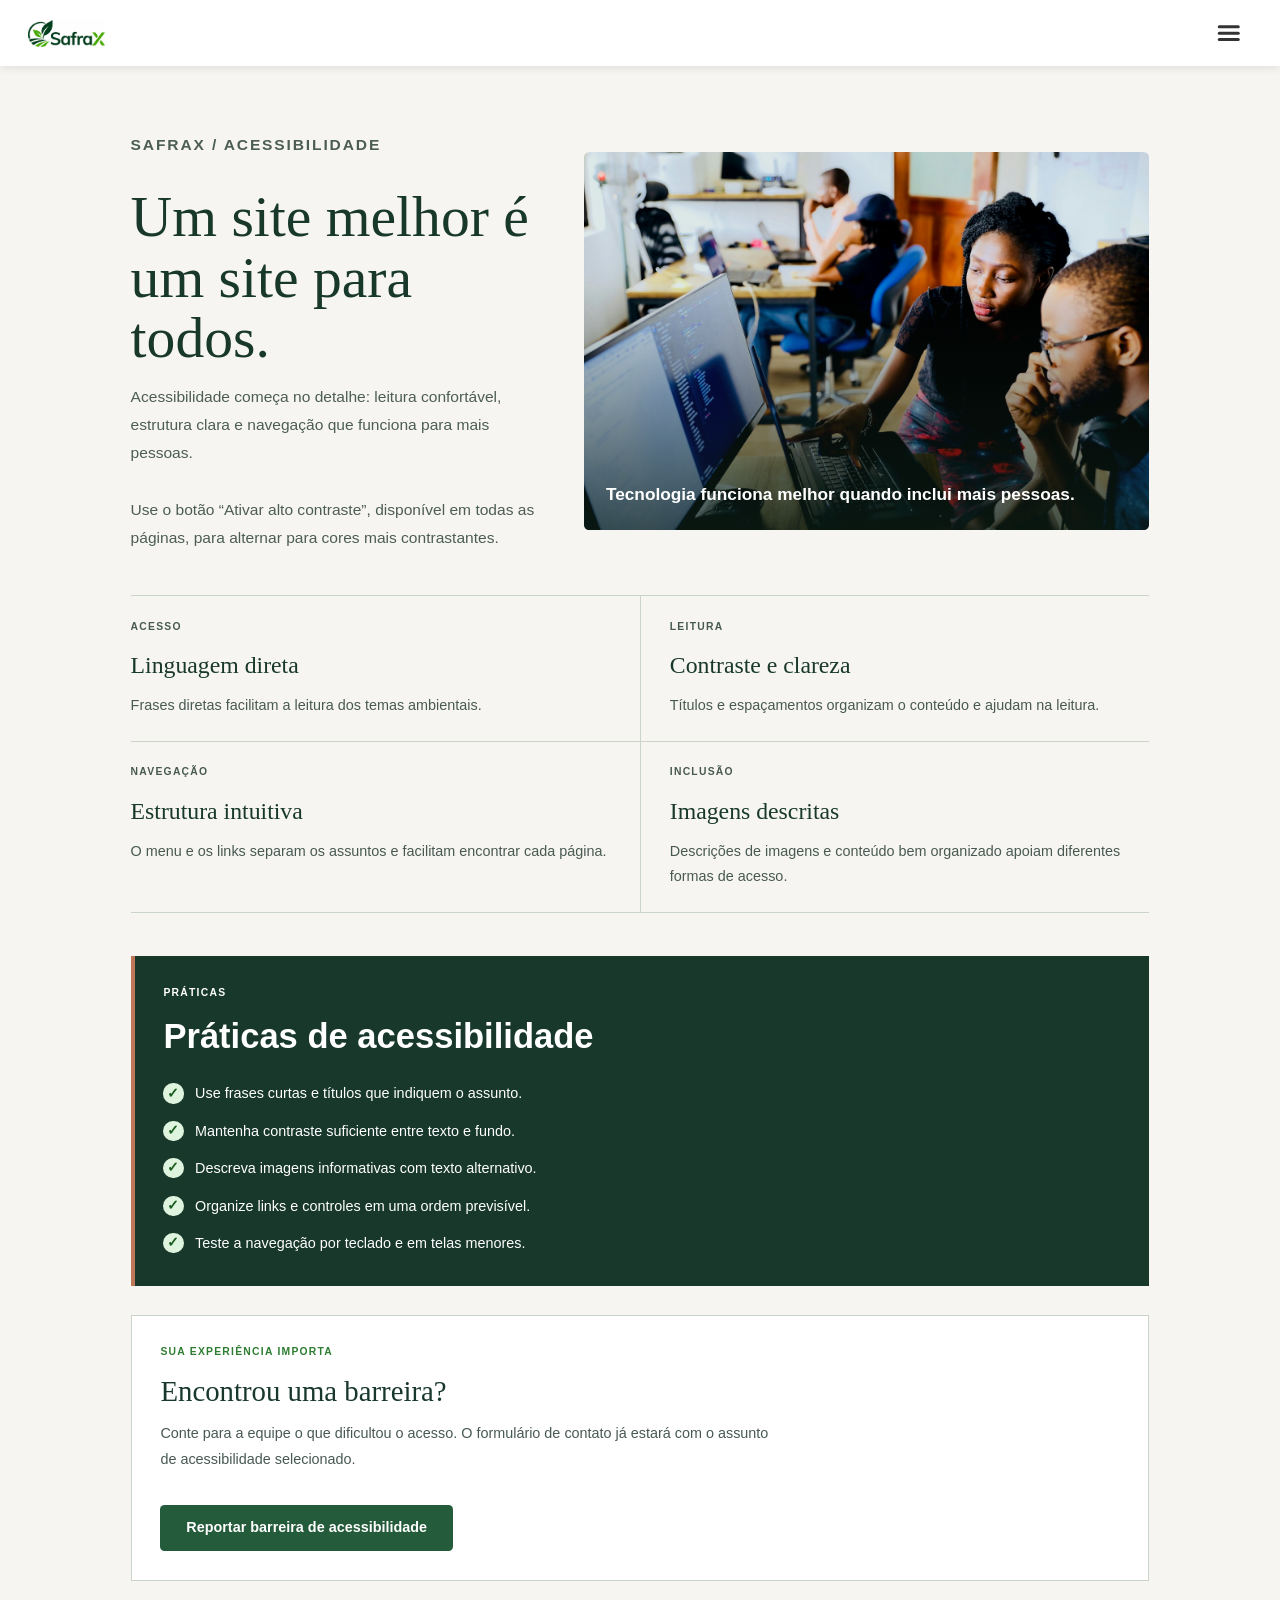
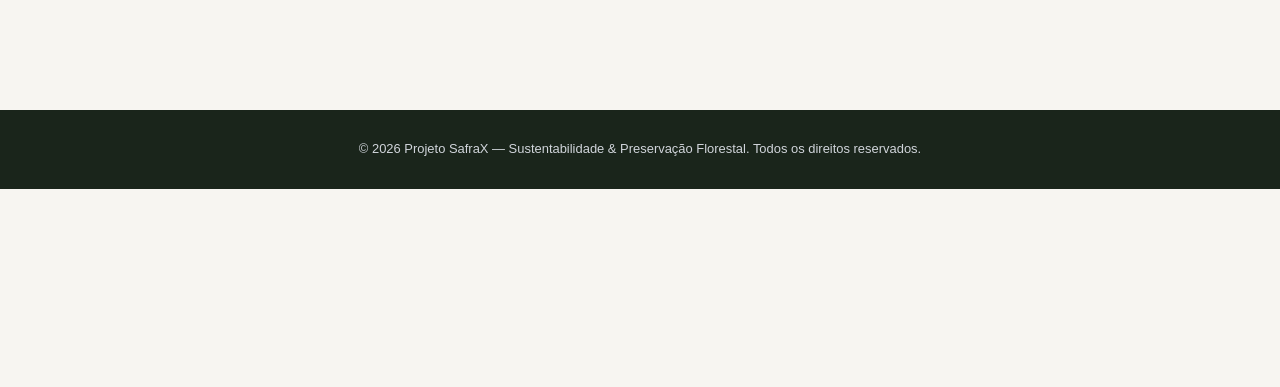
<file: html/acessibilidade.html>
<!DOCTYPE html>
<html lang="pt-BR">
<head>
    <meta charset="UTF-8">
    <meta name="viewport" content="width=device-width, initial-scale=1.0">
    <meta name="description" content="Acessibilidade, leitura clara e inclusão digital no projeto SafraX.">
    <title>Acessibilidade — SafraX</title>
    <link rel="stylesheet" href="../css/principal.css">
    <script src="../js/script.js" defer></script>
</head>
<body class="acessibilidade-pagina">
    <header>
        <nav class="navbar">
            <a href="index.html" class="logo">
                <img src="../img/SafraX-1-transparent.png" alt="SafraX Meio Ambiente">
            </a>

            <button class="hamburger" id="hamburger" type="button" aria-label="Abrir menu" aria-controls="nav-menu" aria-expanded="false">
                <span></span>
                <span></span>
                <span></span>
            </button>

            <ul class="nav-menu" id="nav-menu">
                <li><a href="index.html" class="nav-link">Início</a></li>
                <li><a href="galeria.html" class="nav-link">Galeria</a></li>
                <li><a href="sobre.html" class="nav-link">Sobre</a></li>
                <li><a href="projetos.html" class="nav-link">Projetos</a></li>
                <li><a href="impacto.html" class="nav-link">Impacto</a></li>
                <li><a href="acessibilidade.html" class="nav-link ativo" aria-current="page">Acessibilidade</a></li>
                <li><a href="midia.html" class="nav-link">Mídia</a></li>
                <li><a href="noticias.html" class="nav-link">Notícias</a></li>
                <li><a href="contato.html" class="nav-link">Contato</a></li>
                <li><a href="orcamento_hospedagem.html" class="nav-link">Hospedagem</a></li>
            </ul>
        </nav>
    </header>

    <main class="pagina-conteudo">
        <section class="hero">
            <div>
                <p class="rotulo">SafraX / acessibilidade</p>
                <h1>Um site melhor é um site para todos.</h1>
                <p>Acessibilidade começa no detalhe: leitura confortável, estrutura clara e navegação que funciona para mais pessoas.</p>
                <p>Use o botão “Ativar alto contraste”, disponível em todas as páginas, para alternar para cores mais contrastantes.</p>
            </div>
            <figure class="capa-visual">
                <img src="../img/accessibility-workshop.jpg" alt="Duas pessoas colaboram diante de um computador em um espaço de trabalho">
                <figcaption>Tecnologia funciona melhor quando inclui mais pessoas.</figcaption>
            </figure>
        </section>

        <section class="grade">
            <article class="cartao">
                <p class="rotulo">Acesso</p>
                <h3>Linguagem direta</h3>
                <p>Frases diretas facilitam a leitura dos temas ambientais.</p>
            </article>

            <article class="cartao">
                <p class="rotulo">Leitura</p>
                <h3>Contraste e clareza</h3>
                <p>Títulos e espaçamentos organizam o conteúdo e ajudam na leitura.</p>
            </article>

            <article class="cartao">
                <p class="rotulo">Navegação</p>
                <h3>Estrutura intuitiva</h3>
                <p>O menu e os links separam os assuntos e facilitam encontrar cada página.</p>
            </article>

            <article class="cartao">
                <p class="rotulo">Inclusão</p>
                <h3>Imagens descritas</h3>
                <p>Descrições de imagens e conteúdo bem organizado apoiam diferentes formas de acesso.</p>
            </article>
        </section>

        <section class="principios">
            <p class="rotulo">Práticas</p>
            <h2 class="principios-titulo">Práticas de acessibilidade</h2>
            <ul class="verificacao">
                <li>Use frases curtas e títulos que indiquem o assunto.</li>
                <li>Mantenha contraste suficiente entre texto e fundo.</li>
                <li>Descreva imagens informativas com texto alternativo.</li>
                <li>Organize links e controles em uma ordem previsível.</li>
                <li>Teste a navegação por teclado e em telas menores.</li>
            </ul>
        </section>

        <section class="acessibilidade-retorno" aria-labelledby="accessibility-feedback-title">
            <p class="rotulo">Sua experiência importa</p>
            <h2 id="accessibility-feedback-title">Encontrou uma barreira?</h2>
            <p>Conte para a equipe o que dificultou o acesso. O formulário de contato já estará com o assunto de acessibilidade selecionado.</p>
            <a class="btn" href="contato.html?ajuda=acessibilidade#form-title">Reportar barreira de acessibilidade</a>
        </section>
    </main>

    <footer>
        <p>&copy; 2026 Projeto SafraX — Sustentabilidade &amp; Preservação Florestal. Todos os direitos reservados.</p>
    </footer>
</body>
</html>
</file>
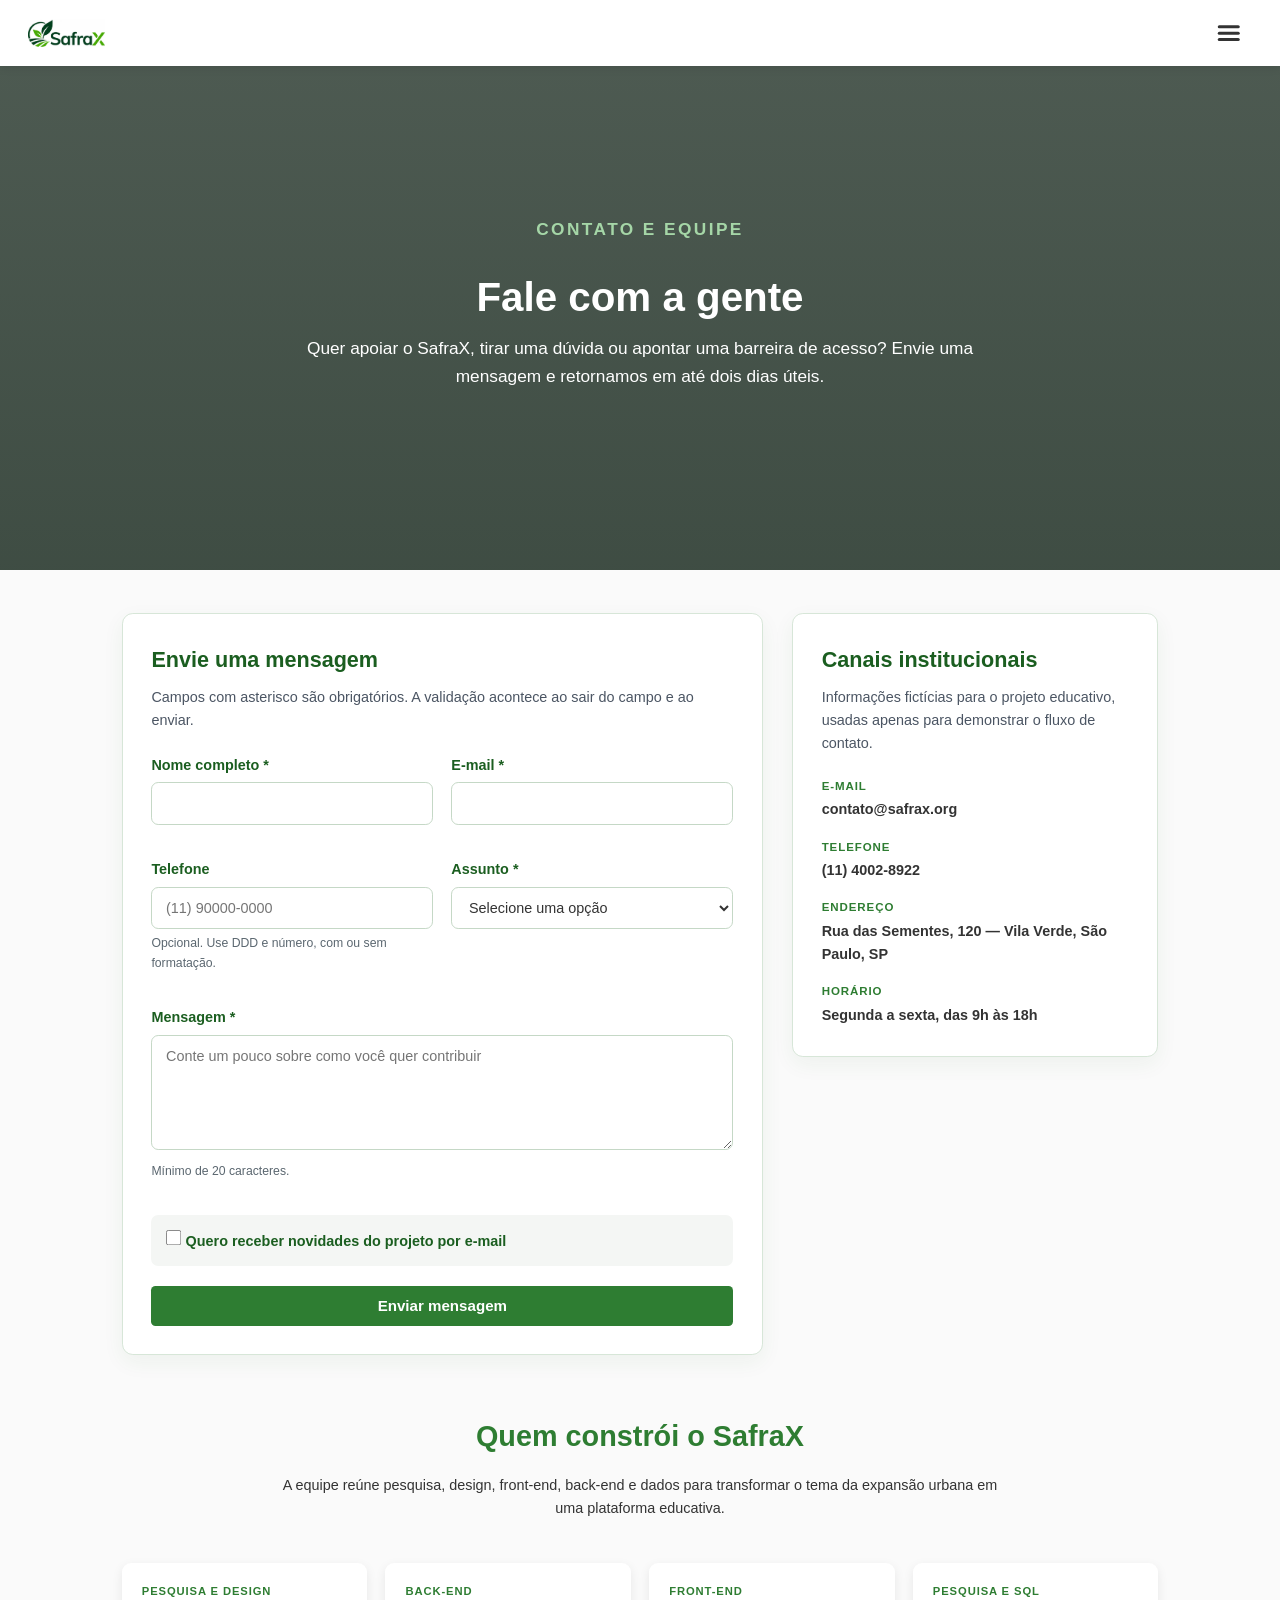
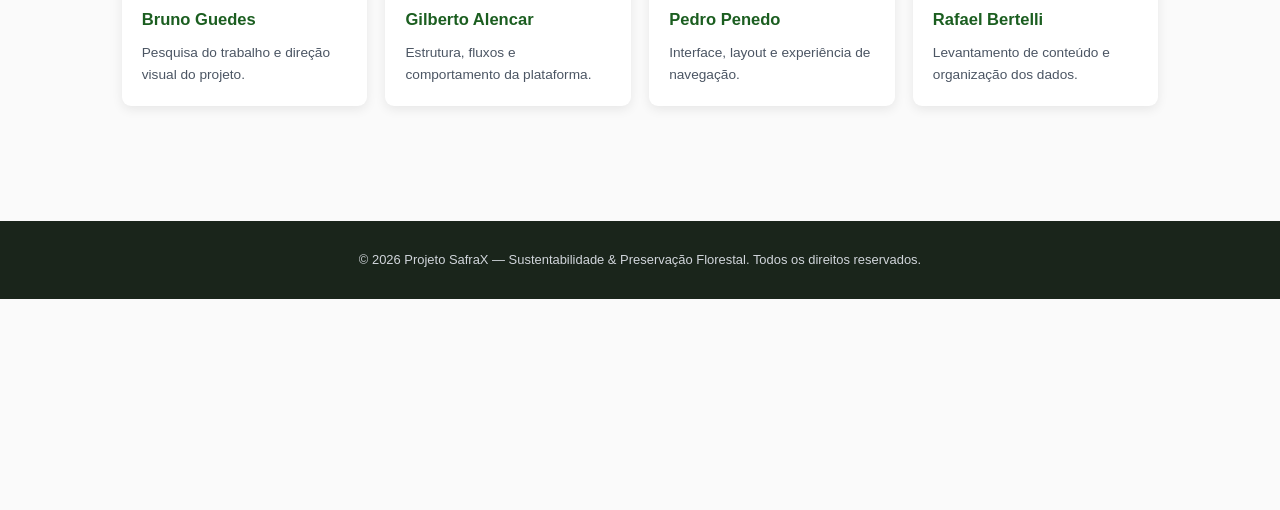
<file: html/contato.html>
<!DOCTYPE html>
<html lang="pt-BR">
<head>
    <meta charset="UTF-8">
    <meta name="viewport" content="width=device-width, initial-scale=1.0">
    <meta name="description" content="Fale com a equipe SafraX: envie uma mensagem, conheça os integrantes e encontre os canais de contato do projeto.">
    <title>Contato — SafraX</title>
    <link rel="stylesheet" href="../css/principal.css">
    <script src="../js/script.js" defer></script>
</head>
<body class="pagina-contato">

    <a class="pular-link" href="#conteudo">Pular para o conteúdo</a>

    <header>
        <nav class="navbar" aria-label="Principal">
            <a href="index.html" class="logo">
                    <img src="../img/SafraX-1-transparent.png" alt="SafraX Meio Ambiente">
            </a>

            <button class="hamburger" id="hamburger" type="button" aria-label="Abrir menu" aria-controls="nav-menu" aria-expanded="false">
                <span></span>
                <span></span>
                <span></span>
            </button>

            <ul class="nav-menu" id="nav-menu">
                <li><a href="index.html" class="nav-link">Início</a></li>
                <li><a href="galeria.html" class="nav-link">Galeria</a></li>
                <li><a href="sobre.html" class="nav-link">Sobre</a></li>
                <li><a href="projetos.html" class="nav-link">Projetos</a></li>
                <li><a href="impacto.html" class="nav-link">Impacto</a></li>
                <li><a href="acessibilidade.html" class="nav-link">Acessibilidade</a></li>
                <li><a href="midia.html" class="nav-link">Mídia</a></li>
                <li><a href="noticias.html" class="nav-link">Notícias</a></li>
                <li><a href="contato.html" class="nav-link ativo" aria-current="page">Contato</a></li>
                <li><a href="orcamento_hospedagem.html" class="nav-link">Hospedagem</a></li>
            </ul>
        </nav>
    </header>

    <section class="hero contato-capa">
        <div class="capa-conteudo">
            <p class="contato-rotulo">Contato e equipe</p>
            <h1>Fale com a gente</h1>
            <p>Quer apoiar o SafraX, tirar uma dúvida ou apontar uma barreira de acesso? Envie uma mensagem e retornamos em até dois dias úteis.</p>
        </div>
    </section>

    <main id="conteudo" class="conteudo-central contato-pagina">
        <div class="contato-estrutura">
            <section class="contato-painel" aria-labelledby="form-title">
                <div class="contato-painel-cabecalho">
                    <h2 id="form-title">Envie uma mensagem</h2>
                    <p>Campos com asterisco são obrigatórios. A validação acontece ao sair do campo e ao enviar.</p>
                </div>

                <div class="contato-sucesso" id="contact-success" hidden>
                    <p class="contato-sucesso-rotulo">Mensagem enviada</p>
                    <h3 tabindex="-1">Obrigado pelo contato.</h3>
                    <p id="contact-success-text">Recebemos sua mensagem e retornamos em breve pelo e-mail informado.</p>
                    <button type="button" class="btn" id="contact-reset">Enviar outra mensagem</button>
                </div>

                <form class="contato-formulario" id="contact-form" action="#" method="post" novalidate>
                    <div class="formulario-status" id="form-status" role="alert" aria-live="assertive"></div>

                    <div class="formulario-linha">
                        <div class="formulario-campo">
                            <label for="nome">Nome completo <span aria-hidden="true">*</span></label>
                            <input type="text" id="nome" name="nome" autocomplete="name" required minlength="3" aria-describedby="nome-error">
                            <p class="campo-erro" id="nome-error"></p>
                        </div>
                        <div class="formulario-campo">
                            <label for="email">E-mail <span aria-hidden="true">*</span></label>
                            <input type="email" id="email" name="email" autocomplete="email" required aria-describedby="email-error">
                            <p class="campo-erro" id="email-error"></p>
                        </div>
                    </div>

                    <div class="formulario-linha">
                        <div class="formulario-campo">
                            <label for="telefone">Telefone</label>
                            <input type="tel" id="telefone" name="telefone" autocomplete="tel" inputmode="tel" placeholder="(11) 90000-0000" aria-describedby="telefone-hint telefone-error">
                            <p class="campo-orientacao" id="telefone-hint">Opcional. Use DDD e número, com ou sem formatação.</p>
                            <p class="campo-erro" id="telefone-error"></p>
                        </div>
                        <div class="formulario-campo">
                            <label for="ajuda">Assunto <span aria-hidden="true">*</span></label>
                            <select id="ajuda" name="ajuda" required aria-describedby="ajuda-error">
                                <option value="">Selecione uma opção</option>
                                <option value="doacao">Fazer uma doação</option>
                                <option value="voluntariado">Ser voluntário</option>
                                <option value="parceria">Propor uma parceria</option>
                                <option value="divulgacao">Ajudar na divulgação</option>
                                <option value="acessibilidade">Reportar barreira de acessibilidade</option>
                                <option value="outro">Outro</option>
                            </select>
                            <p class="campo-erro" id="ajuda-error"></p>
                        </div>
                    </div>

                    <div class="formulario-campo">
                        <label for="mensagem">Mensagem <span aria-hidden="true">*</span></label>
                        <textarea id="mensagem" name="mensagem" rows="5" required minlength="20" aria-describedby="mensagem-hint mensagem-error" placeholder="Conte um pouco sobre como você quer contribuir"></textarea>
                        <p class="campo-orientacao" id="mensagem-hint">Mínimo de 20 caracteres.</p>
                        <p class="campo-erro" id="mensagem-error"></p>
                    </div>

                    <label class="caixa-selecao-rotulo">
                        <input type="checkbox" id="newsletter" name="newsletter">
                        <span>Quero receber novidades do projeto por e-mail</span>
                    </label>

                    <button type="submit" class="btn contato-envio">Enviar mensagem</button>
                </form>
            </section>

            <aside class="contato-lateral" aria-labelledby="canais-title">
                <h2 id="canais-title">Canais institucionais</h2>
                <p>Informações fictícias para o projeto educativo, usadas apenas para demonstrar o fluxo de contato.</p>
                <ul class="contato-canais">
                    <li>
                        <span>E-mail</span>
                        <a href="mailto:contato@safrax.org">contato@safrax.org</a>
                    </li>
                    <li>
                        <span>Telefone</span>
                        <a href="tel:+551140028922">(11) 4002-8922</a>
                    </li>
                    <li>
                        <span>Endereço</span>
                        <address>Rua das Sementes, 120 — Vila Verde, São Paulo, SP</address>
                    </li>
                    <li>
                        <span>Horário</span>
                        <p>Segunda a sexta, das 9h às 18h</p>
                    </li>
                </ul>
            </aside>
        </div>

        <section class="contato-equipe" aria-labelledby="equipe-title">
            <div class="introducao">
                <h2 id="equipe-title">Quem constrói o SafraX</h2>
                <p>A equipe reúne pesquisa, design, front-end, back-end e dados para transformar o tema da expansão urbana em uma plataforma educativa.</p>
            </div>
            <ul class="equipe-grade">
                <li>
                    <article class="equipe-cartao">
                        <p class="equipe-funcao">Pesquisa e design</p>
                        <h3>Bruno Guedes</h3>
                        <p>Pesquisa do trabalho e direção visual do projeto.</p>
                    </article>
                </li>
                <li>
                    <article class="equipe-cartao">
                        <p class="equipe-funcao">Back-end</p>
                        <h3>Gilberto Alencar</h3>
                        <p>Estrutura, fluxos e comportamento da plataforma.</p>
                    </article>
                </li>
                <li>
                    <article class="equipe-cartao">
                        <p class="equipe-funcao">Front-end</p>
                        <h3>Pedro Penedo</h3>
                        <p>Interface, layout e experiência de navegação.</p>
                    </article>
                </li>
                <li>
                    <article class="equipe-cartao">
                        <p class="equipe-funcao">Pesquisa e SQL</p>
                        <h3>Rafael Bertelli</h3>
                        <p>Levantamento de conteúdo e organização dos dados.</p>
                    </article>
                </li>
            </ul>
        </section>
    </main>

    <footer>
        <p>&copy; 2026 Projeto SafraX — Sustentabilidade &amp; Preservação Florestal. Todos os direitos reservados.</p>
    </footer>

</body>
</html>
</file>
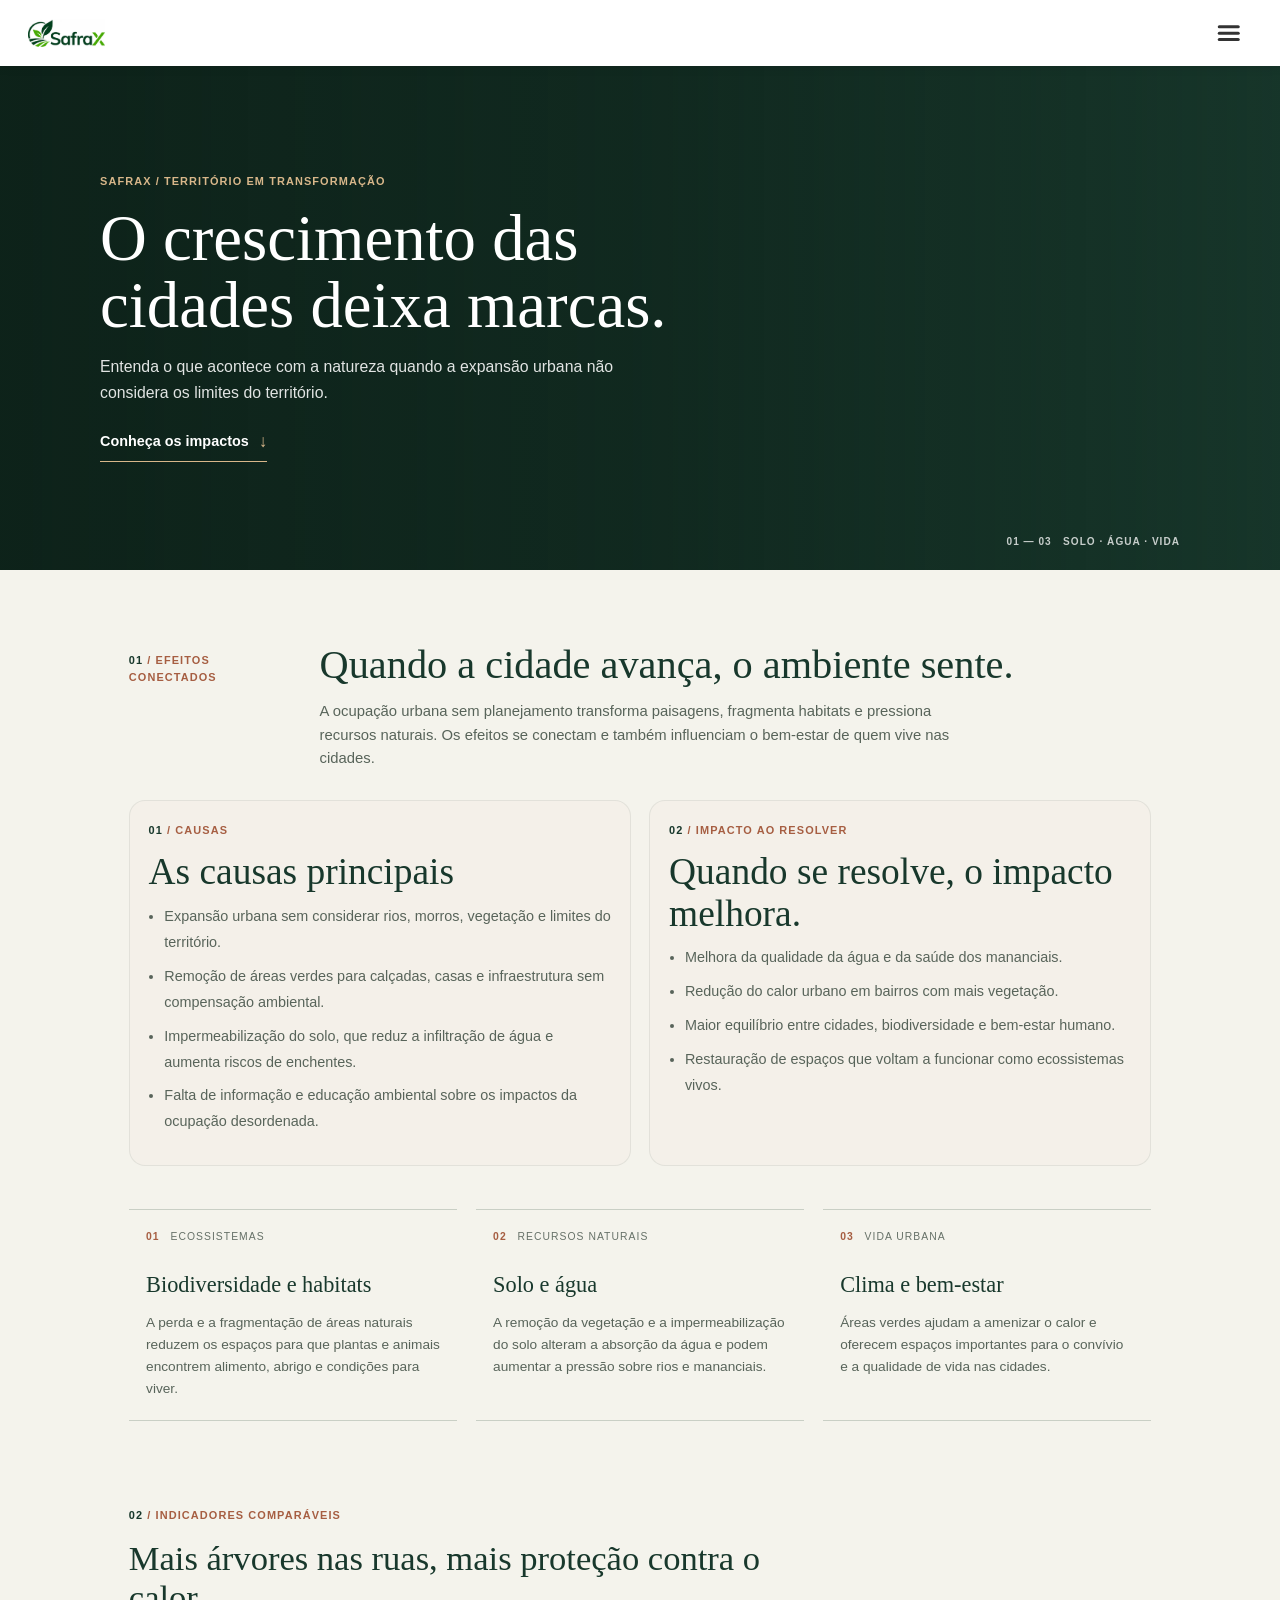
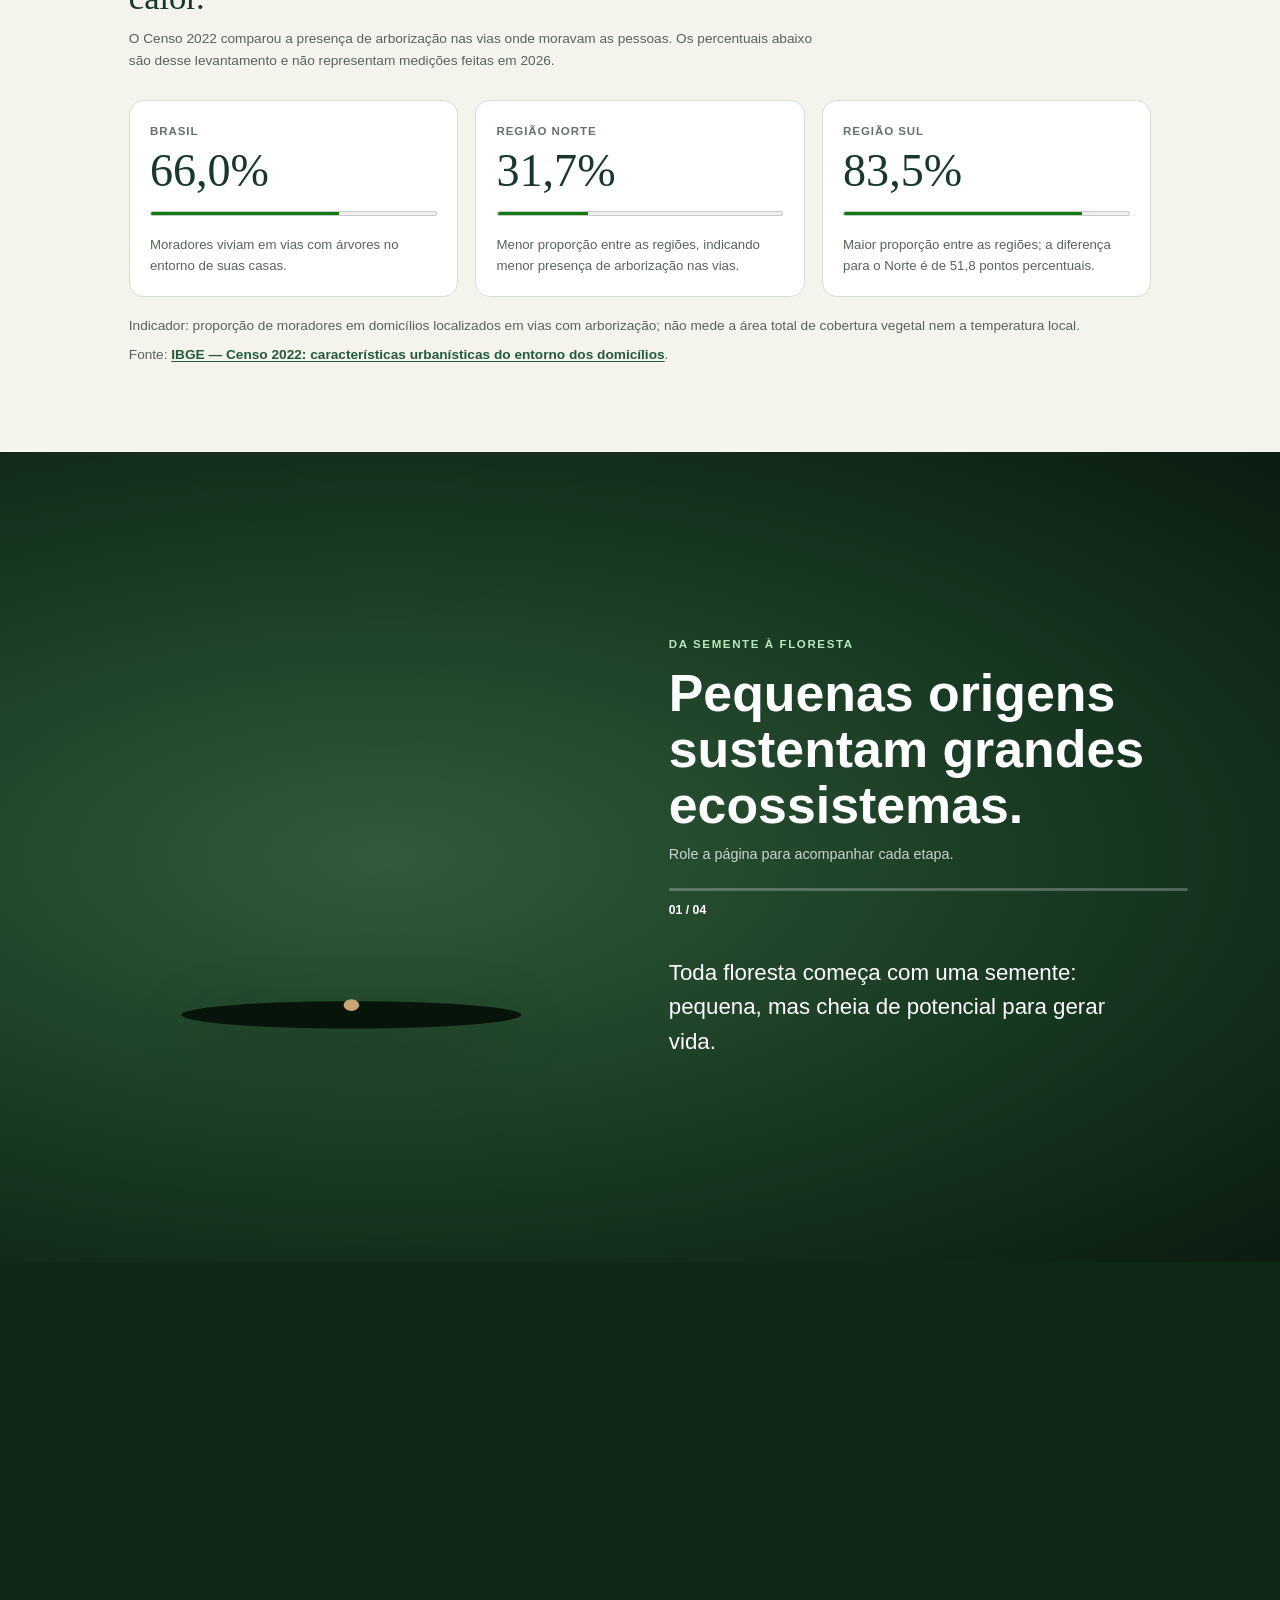
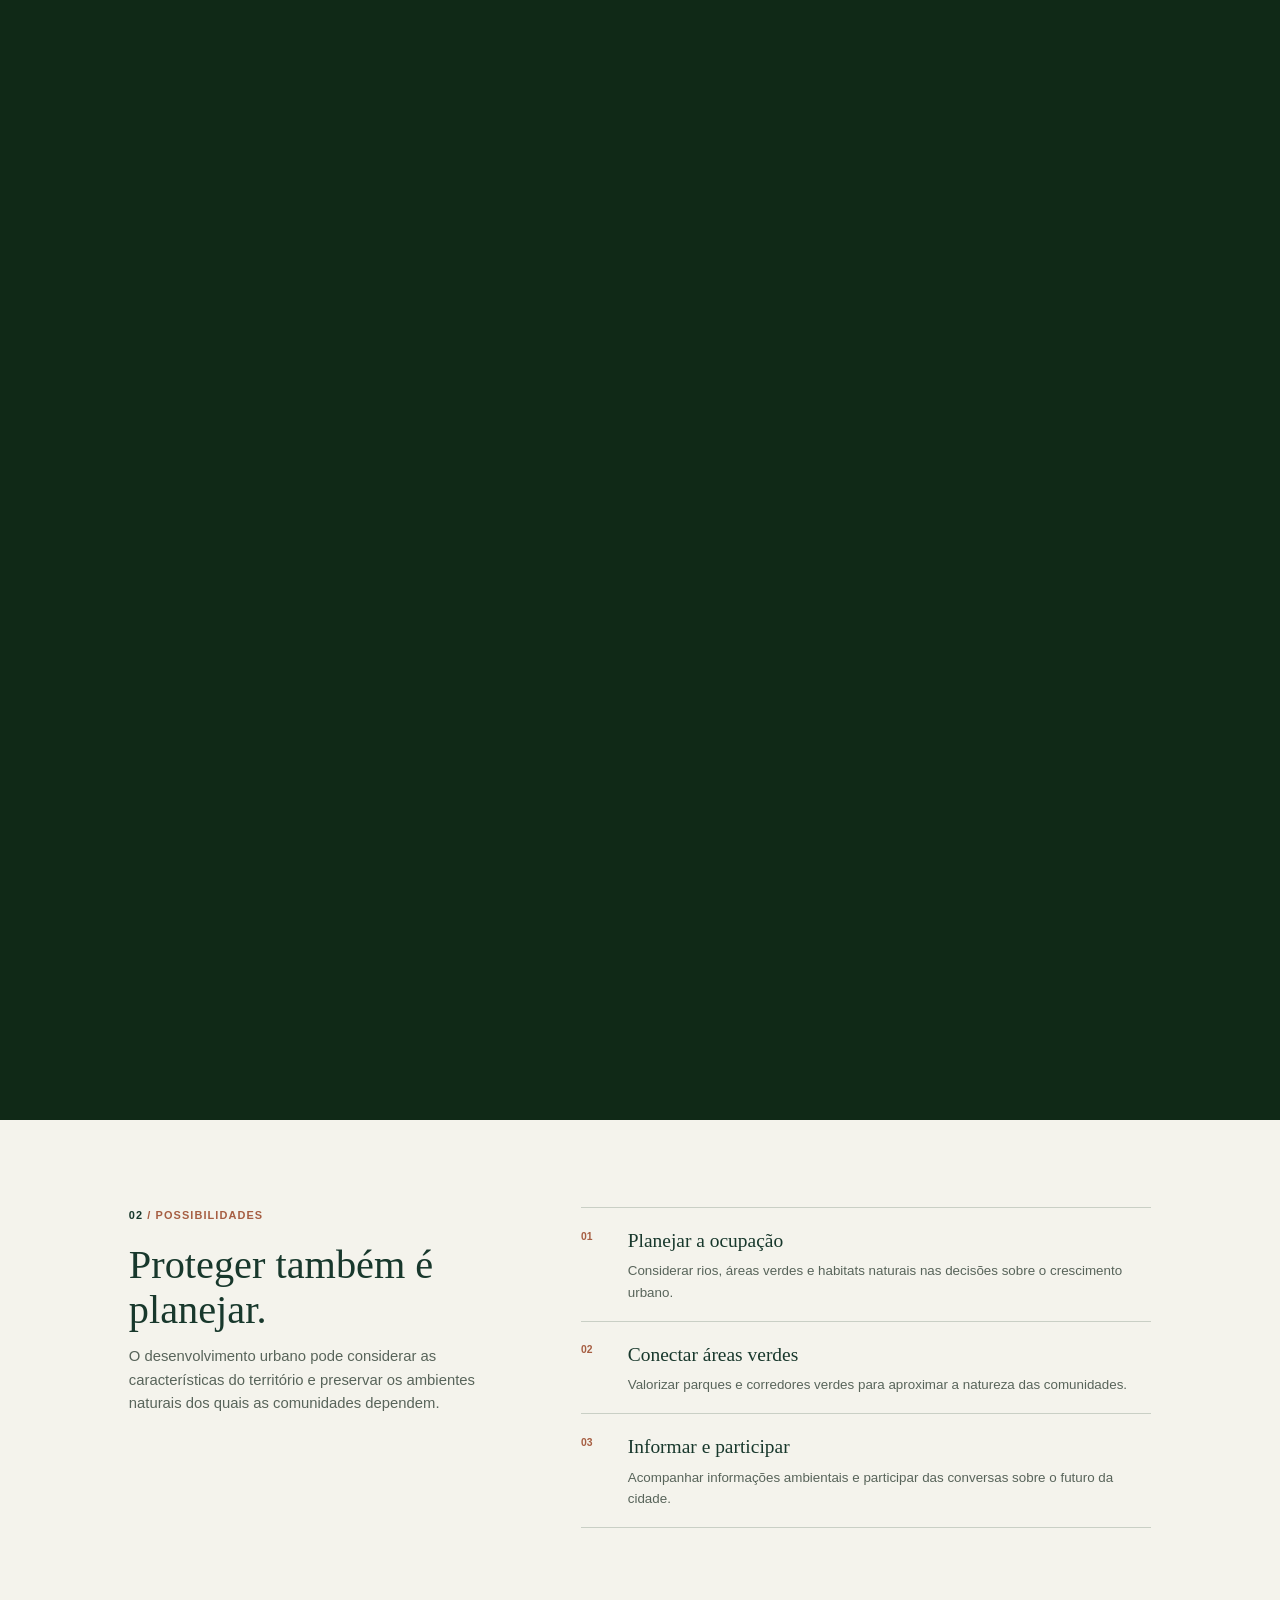
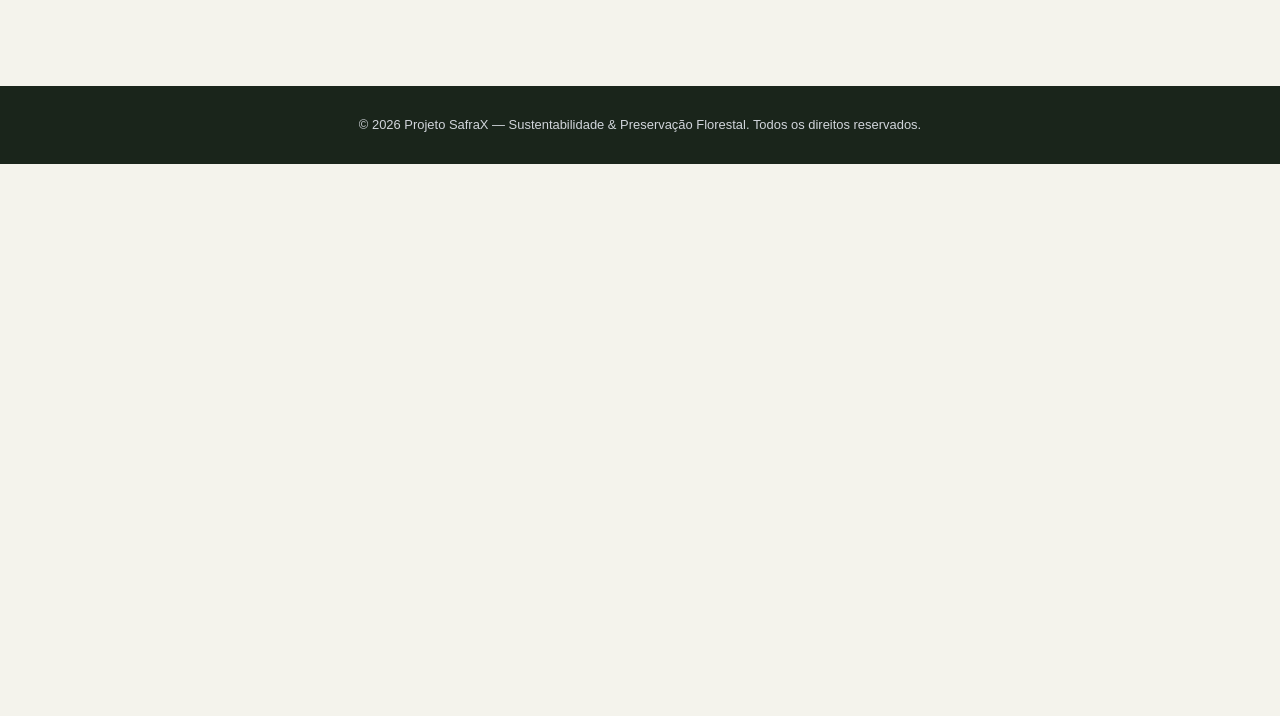
<file: html/impacto.html>
<!DOCTYPE html>
<html lang="pt-BR">
<head>
    <meta charset="UTF-8">
    <meta name="viewport" content="width=device-width, initial-scale=1.0">
    <meta name="description" content="Entenda como a expansão urbana afeta habitats, solo, água e clima, e acompanhe uma animação sobre o crescimento de uma árvore.">
    <title>Impactos ambientais — SafraX</title>
    <link rel="stylesheet" href="../css/principal.css">
    <script src="../js/script.js" defer></script>
</head>
<body class="impacto-pagina">

    <header>
        <nav class="navbar">
            <a href="index.html" class="logo">
                    <img src="../img/SafraX-1-transparent.png" alt="SafraX Meio Ambiente">
            </a>

            <button class="hamburger" id="hamburger" type="button" aria-label="Abrir menu" aria-controls="nav-menu" aria-expanded="false">
                <span></span>
                <span></span>
                <span></span>
            </button>

            <ul class="nav-menu" id="nav-menu">
                <li><a href="index.html" class="nav-link">Início</a></li>
                <li><a href="galeria.html" class="nav-link">Galeria</a></li>
                <li><a href="sobre.html" class="nav-link">Sobre</a></li>
                <li><a href="projetos.html" class="nav-link">Projetos</a></li>
                <li><a href="impacto.html" class="nav-link ativo" aria-current="page">Impacto</a></li>
                <li><a href="acessibilidade.html" class="nav-link">Acessibilidade</a></li>
                <li><a href="midia.html" class="nav-link">Mídia</a></li>
                <li><a href="noticias.html" class="nav-link">Notícias</a></li>
                <li><a href="contato.html" class="nav-link">Contato</a></li>
                <li><a href="orcamento_hospedagem.html" class="nav-link">Hospedagem</a></li>
            </ul>
        </nav>
    </header>

    <section class="impacto-capa" aria-labelledby="impact-title">
        <div class="impacto-capa-conteudo">
            <p class="impacto-rotulo">SafraX / território em transformação</p>
            <h1 id="impact-title">O crescimento das cidades deixa marcas.</h1>
            <p>Entenda o que acontece com a natureza quando a expansão urbana não considera os limites do território.</p>
            <a class="impacto-capa-link" href="#impactos">Conheça os impactos <span aria-hidden="true">↓</span></a>
        </div>
        <p class="impacto-capa-indice" aria-hidden="true">01 — 03 &nbsp; SOLO · ÁGUA · VIDA</p>
    </section>

    <main>
        <section class="impacto-visao-geral" aria-labelledby="impactos-title">
            <p class="impacto-secao-rotulo"><span>01</span> / EFEITOS CONECTADOS</p>
            <div class="impacto-visao-geral-texto">
                <h2 id="impactos-title">Quando a cidade avança, o ambiente sente.</h2>
                <p>A ocupação urbana sem planejamento transforma paisagens, fragmenta habitats e pressiona recursos naturais. Os efeitos se conectam e também influenciam o bem-estar de quem vive nas cidades.</p>
            </div>
        </section>

        <section class="impacto-causas-solucoes" aria-labelledby="causas-impacto-title">
            <div class="impacto-causas-painel">
                <p class="impacto-secao-rotulo"><span>01</span> / CAUSAS</p>
                <h2 id="causas-impacto-title">As causas principais</h2>
                <ul>
                    <li>Expansão urbana sem considerar rios, morros, vegetação e limites do território.</li>
                    <li>Remoção de áreas verdes para calçadas, casas e infraestrutura sem compensação ambiental.</li>
                    <li>Impermeabilização do solo, que reduz a infiltração de água e aumenta riscos de enchentes.</li>
                    <li>Falta de informação e educação ambiental sobre os impactos da ocupação desordenada.</li>
                </ul>
            </div>

            <div class="impacto-solucoes-painel">
                <p class="impacto-secao-rotulo"><span>02</span> / IMPACTO AO RESOLVER</p>
                <h2>Quando se resolve, o impacto melhora.</h2>
                <ul>
                    <li>Melhora da qualidade da água e da saúde dos mananciais.</li>
                    <li>Redução do calor urbano em bairros com mais vegetação.</li>
                    <li>Maior equilíbrio entre cidades, biodiversidade e bem-estar humano.</li>
                    <li>Restauração de espaços que voltam a funcionar como ecossistemas vivos.</li>
                </ul>
            </div>
        </section>

        <section class="impacto-cartoes" id="impactos" aria-label="Principais impactos ambientais da expansão urbana">
            <article class="impacto-cartao">
                <p class="impacto-cartao-indice">01 <span>Ecossistemas</span></p>
                <h3>Biodiversidade e habitats</h3>
                <p>A perda e a fragmentação de áreas naturais reduzem os espaços para que plantas e animais encontrem alimento, abrigo e condições para viver.</p>
            </article>

            <article class="impacto-cartao">
                <p class="impacto-cartao-indice">02 <span>Recursos naturais</span></p>
                <h3>Solo e água</h3>
                <p>A remoção da vegetação e a impermeabilização do solo alteram a absorção da água e podem aumentar a pressão sobre rios e mananciais.</p>
            </article>

            <article class="impacto-cartao">
                <p class="impacto-cartao-indice">03 <span>Vida urbana</span></p>
                <h3>Clima e bem-estar</h3>
                <p>Áreas verdes ajudam a amenizar o calor e oferecem espaços importantes para o convívio e a qualidade de vida nas cidades.</p>
            </article>
        </section>

        <section class="impacto-dados" aria-labelledby="impact-data-title">
            <div class="impacto-dados-cabecalho">
                <p class="impacto-secao-rotulo"><span>02</span> / INDICADORES COMPARÁVEIS</p>
                <h2 id="impact-data-title">Mais árvores nas ruas, mais proteção contra o calor.</h2>
                <p>O Censo 2022 comparou a presença de arborização nas vias onde moravam as pessoas. Os percentuais abaixo são desse levantamento e não representam medições feitas em 2026.</p>
            </div>

            <div class="impacto-dados-cartoes">
                <article class="impacto-dados-cartao">
                    <p class="impacto-dados-regiao">Brasil</p>
                    <p class="impacto-dados-valor"><data value="66">66,0%</data></p>
                    <meter min="0" max="100" value="66" aria-label="66 por cento dos moradores viviam em vias arborizadas no Brasil"></meter>
                    <p>Moradores viviam em vias com árvores no entorno de suas casas.</p>
                </article>

                <article class="impacto-dados-cartao">
                    <p class="impacto-dados-regiao">Região Norte</p>
                    <p class="impacto-dados-valor"><data value="31.7">31,7%</data></p>
                    <meter min="0" max="100" value="31.7" aria-label="31,7 por cento dos moradores viviam em vias arborizadas na Região Norte"></meter>
                    <p>Menor proporção entre as regiões, indicando menor presença de arborização nas vias.</p>
                </article>

                <article class="impacto-dados-cartao">
                    <p class="impacto-dados-regiao">Região Sul</p>
                    <p class="impacto-dados-valor"><data value="83.5">83,5%</data></p>
                    <meter min="0" max="100" value="83.5" aria-label="83,5 por cento dos moradores viviam em vias arborizadas na Região Sul"></meter>
                    <p>Maior proporção entre as regiões; a diferença para o Norte é de 51,8 pontos percentuais.</p>
                </article>
            </div>

            <p class="impacto-dados-nota">Indicador: proporção de moradores em domicílios localizados em vias com arborização; não mede a área total de cobertura vegetal nem a temperatura local.</p>
            <p class="impacto-dados-fonte">Fonte: <a href="https://agenciadenoticias.ibge.gov.br/agencia-noticias/2012-agencia-de-noticias/noticias/40597-censo-2022-caracteristicas-urbanisticas-do-entorno-dos-domicilios-brasileiros" target="_blank" rel="noopener noreferrer">IBGE — Censo 2022: características urbanísticas do entorno dos domicílios</a>.</p>
        </section>

        <section class="arvore-crescimento-secao" aria-labelledby="tree-growth-title">
            <div class="arvore-crescimento-cena">
                <svg class="arvore-crescimento" viewBox="0 0 400 400" role="img" aria-label="Animação de uma semente crescendo e formando uma árvore e uma floresta">
                    <ellipse cx="200" cy="362" rx="175" ry="14" fill="#07140a"/>
                    <ellipse class="arvore-semente" cx="200" cy="352" rx="8" ry="6" fill="#c8a574"/>
                    <path class="arvore-tronco" d="M192 185h16v164a6 6 0 0 1-6 6h-4a6 6 0 0 1-6-6z" fill="#8d6e63"/>
                    <path class="arvore-copa" d="M200 48a44 44 0 1 1 0 88 44 44 0 1 1 0-88zm0 47a70 70 0 1 1 0 140 70 70 0 1 1 0-140zm-52 67a50 50 0 1 1 0 100 50 50 0 1 1 0-100zm104-6a52 52 0 1 1 0 104 52 52 0 1 1 0-104z" fill="#388e3c"/>
                    <path class="arvore-floresta" d="M18 360l11-64 11 64zm50 0 12-70 12 70zm240 0 12-70 12 70zm52 0 11-64 11 64z" fill="#2e7d32"/>
                </svg>
                <div class="arvore-crescimento-texto">
                    <p class="arvore-crescimento-rotulo">Da semente à floresta</p>
                    <h2 id="tree-growth-title">Pequenas origens sustentam grandes ecossistemas.</h2>
                    <p class="arvore-crescimento-instrucao">Role a página para acompanhar cada etapa.</p>
                    <div class="arvore-crescimento-progresso" role="progressbar" aria-label="Progresso do crescimento da árvore" aria-valuemin="0" aria-valuemax="100" aria-valuenow="0">
                        <span></span>
                    </div>
                    <p class="arvore-crescimento-etapa-contador" aria-hidden="true">01 <span>/ 04</span></p>
                    <div class="arvore-crescimento-etapas" aria-live="polite" aria-atomic="true">
                        <p class="ativo">Toda floresta começa com uma semente: pequena, mas cheia de potencial para gerar vida.</p>
                        <p>Com água, luz e cuidado, a semente cria raízes e encontra força para crescer.</p>
                        <p>Uma árvore adulta oferece abrigo, protege o solo e contribui para o equilíbrio do clima.</p>
                        <p>Proteger sementes e árvores hoje é cuidar da biodiversidade e das florestas do futuro.</p>
                    </div>
                </div>
            </div>
        </section>

        <section class="impacto-resposta" aria-labelledby="protecao-title">
            <div class="impacto-resposta-cabecalho">
                <p class="impacto-secao-rotulo"><span>02</span> / POSSIBILIDADES</p>
                <h2 id="protecao-title">Proteger também é planejar.</h2>
                <p>O desenvolvimento urbano pode considerar as características do território e preservar os ambientes naturais dos quais as comunidades dependem.</p>
            </div>

            <ol class="impacto-acoes" aria-label="Ações para conciliar cidades e natureza">
                <li><span>01</span><div><h3>Planejar a ocupação</h3><p>Considerar rios, áreas verdes e habitats naturais nas decisões sobre o crescimento urbano.</p></div></li>
                <li><span>02</span><div><h3>Conectar áreas verdes</h3><p>Valorizar parques e corredores verdes para aproximar a natureza das comunidades.</p></div></li>
                <li><span>03</span><div><h3>Informar e participar</h3><p>Acompanhar informações ambientais e participar das conversas sobre o futuro da cidade.</p></div></li>
            </ol>
        </section>
    </main>

    <footer>
        <p>&copy; 2026 Projeto SafraX — Sustentabilidade &amp; Preservação Florestal. Todos os direitos reservados.</p>
    </footer>

</body>
</html>
</file>
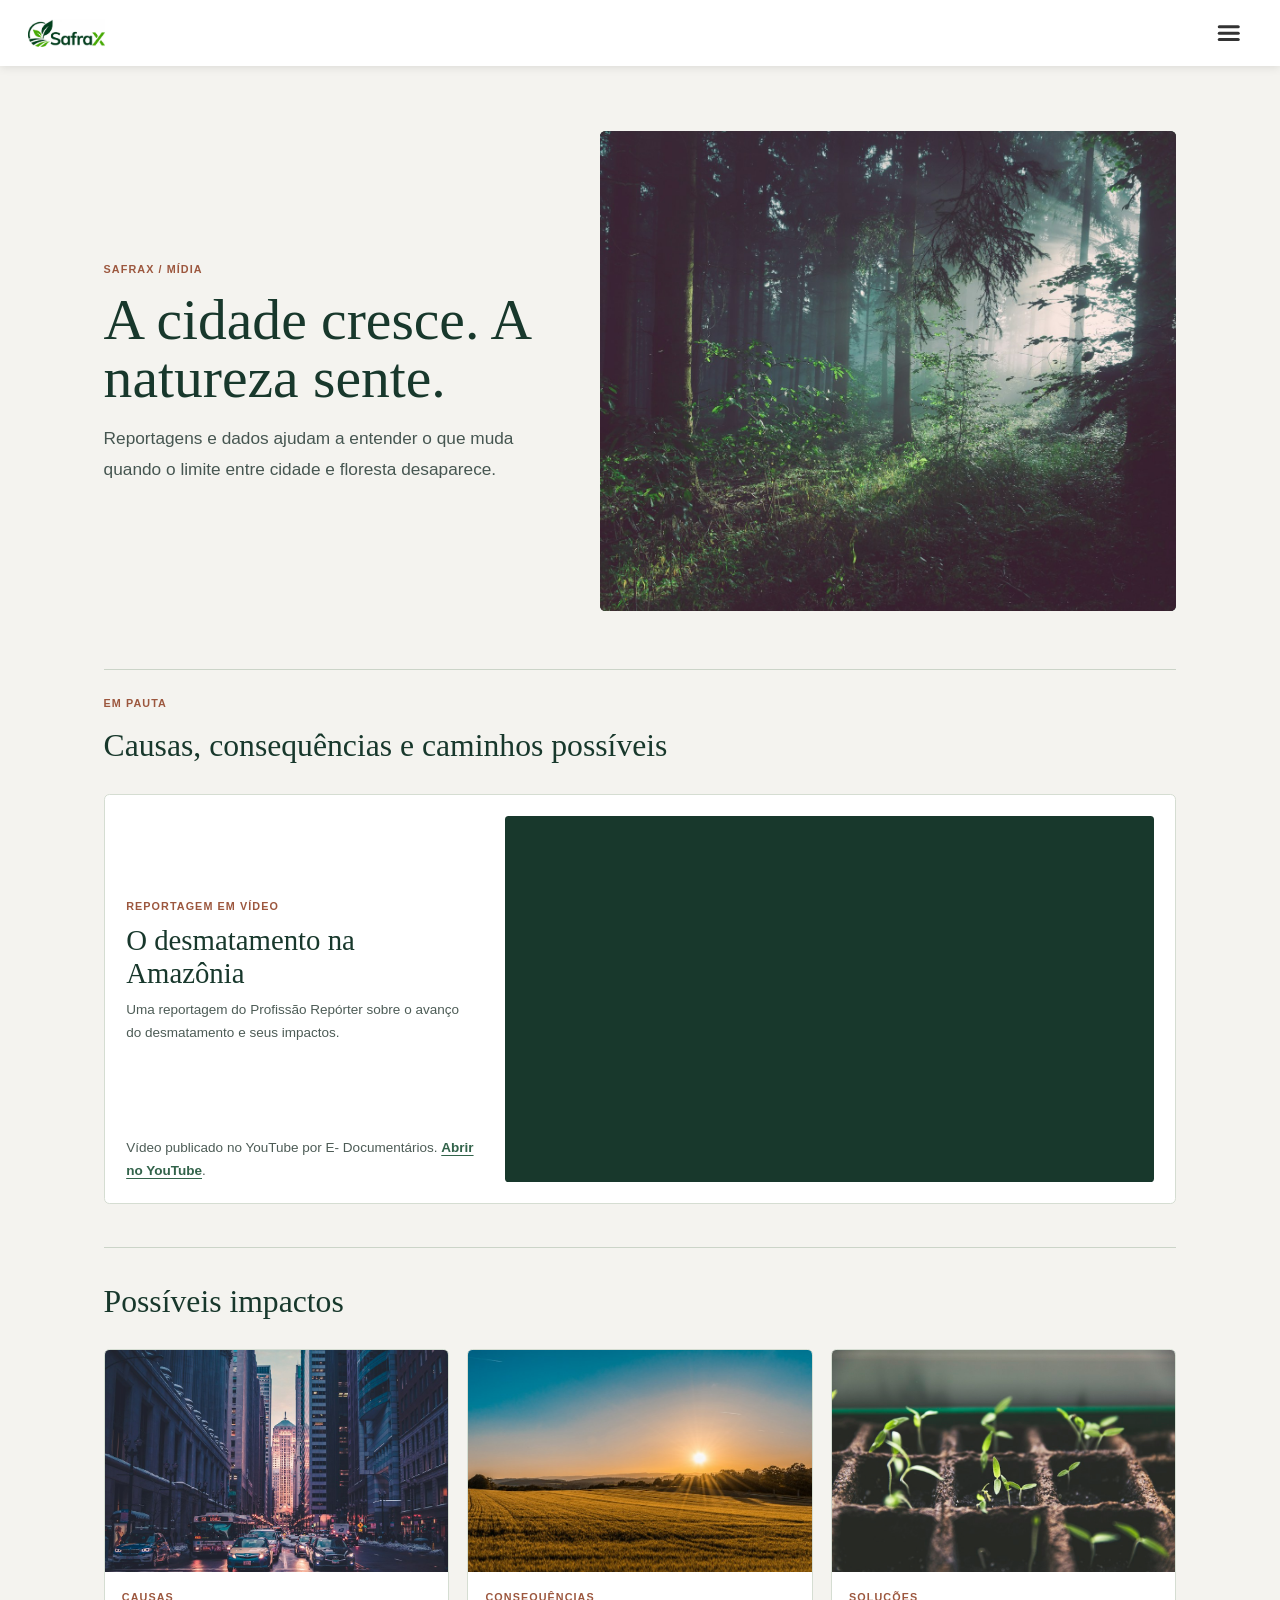
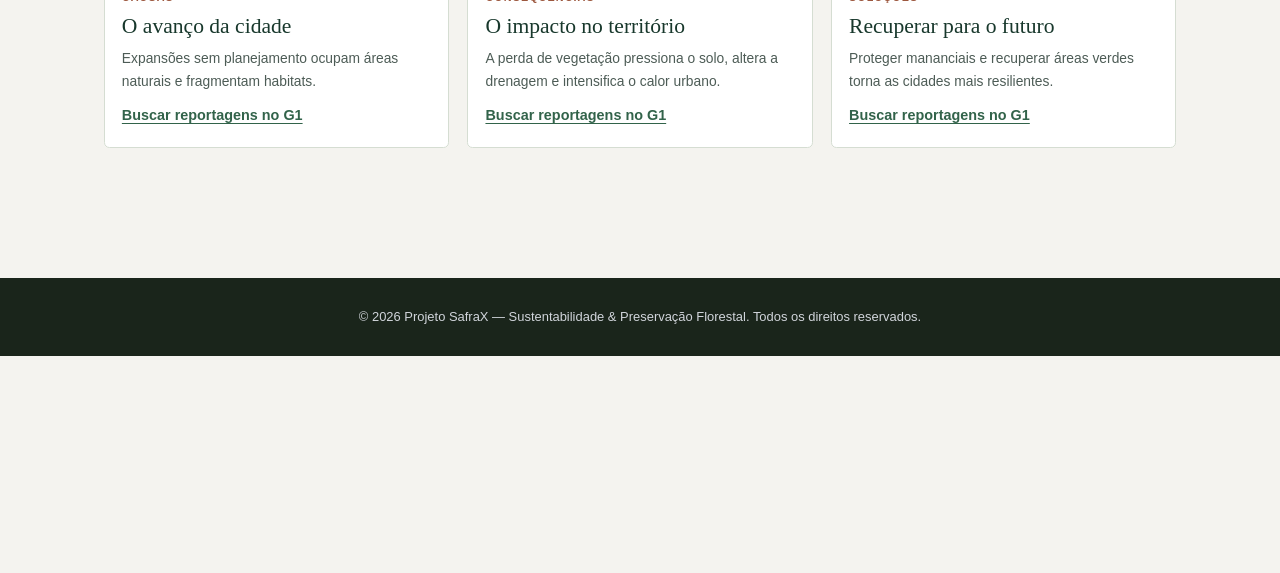
<file: html/midia.html>
<!DOCTYPE html>
<html lang="pt-BR">
<head>
    <meta charset="UTF-8">
    <meta name="viewport" content="width=device-width, initial-scale=1.0">
    <meta name="description" content="Reportagens e referências sobre expansão urbana, impactos ambientais e soluções.">
    <title>Mídia — SafraX</title>
    <link rel="stylesheet" href="../css/principal.css">
    <script src="../js/script.js" defer></script>
</head>
<body class="midia-pagina">
    <header>
        <nav class="navbar">
            <a href="index.html" class="logo">
                <img src="../img/SafraX-1-transparent.png" alt="SafraX Meio Ambiente">
            </a>

            <button class="hamburger" id="hamburger" type="button" aria-label="Abrir menu" aria-controls="nav-menu" aria-expanded="false">
                <span></span>
                <span></span>
                <span></span>
            </button>

            <ul class="nav-menu" id="nav-menu">
                <li><a href="index.html" class="nav-link">Início</a></li>
                <li><a href="galeria.html" class="nav-link">Galeria</a></li>
                <li><a href="sobre.html" class="nav-link">Sobre</a></li>
                <li><a href="projetos.html" class="nav-link">Projetos</a></li>
                <li><a href="impacto.html" class="nav-link">Impacto</a></li>
                <li><a href="acessibilidade.html" class="nav-link">Acessibilidade</a></li>
                <li><a href="midia.html" class="nav-link ativo" aria-current="page">Mídia</a></li>
                <li><a href="noticias.html" class="nav-link">Notícias</a></li>
                <li><a href="contato.html" class="nav-link">Contato</a></li>
                <li><a href="orcamento_hospedagem.html" class="nav-link">Hospedagem</a></li>
            </ul>
        </nav>
    </header>

    <main class="pagina-conteudo">
        <section class="hero">
            <div>
                <span class="selo">SafraX / mídia</span>
                <h1>A cidade cresce. A natureza sente.</h1>
                <p>Reportagens e dados ajudam a entender o que muda quando o limite entre cidade e floresta desaparece.</p>
            </div>

            <figure class="capa-figura">
                <img src="../img/media-forest.jpg" alt="Luz atravessa a copa de uma floresta densa" fetchpriority="high">
            </figure>
        </section>

        <div class="secao-cabecalho">
            <span class="metadados">Em pauta</span>
            <h2>Causas, consequências e caminhos possíveis</h2>
        </div>

        <section class="destaque-video" aria-labelledby="featured-video-title">
            <div class="destaque-video-cabecalho">
                <span class="metadados">Reportagem em vídeo</span>
                <h2 id="featured-video-title">O desmatamento na Amazônia</h2>
                <p>Uma reportagem do Profissão Repórter sobre o avanço do desmatamento e seus impactos.</p>
            </div>
            <div class="destaque-video-moldura">
                <iframe
                    src="https://www.youtube-nocookie.com/embed/8Qc3Mfr3wcc"
                    title="O desmatamento na Amazônia — reportagem do Profissão Repórter"
                    loading="lazy"
                    referrerpolicy="strict-origin-when-cross-origin"
                    allow="accelerometer; clipboard-write; encrypted-media; gyroscope; picture-in-picture; web-share"
                    allowfullscreen>
                </iframe>
            </div>
            <p class="destaque-video-credito">Vídeo publicado no YouTube por E- Documentários. <a href="https://www.youtube.com/watch?v=8Qc3Mfr3wcc" target="_blank" rel="noopener noreferrer">Abrir no YouTube</a>.</p>
        </section>

          <div class="secao-cabecalho">
            <h2>Possíveis impactos</h2>
        </div>
        <section class="reportagem-grade" aria-label="Causas, consequências e soluções da expansão urbana">
            <article class="reportagem-cartao">
                <div class="midia-imagem"><img src="../img/media-city.jpg" alt="Avenidas e edifícios em uma área urbana" loading="lazy"></div>
                <div class="reportagem-cartao-corpo">
                    <span class="metadados">Causas</span>
                    <h3>O avanço da cidade</h3>
                    <p>Expansões sem planejamento ocupam áreas naturais e fragmentam habitats.</p>
                    <a href="https://g1.globo.com/busca/?q=expans%C3%A3o+urbana+desmatamento" target="_blank" rel="noreferrer">Buscar reportagens no G1</a>
                </div>
            </article>

            <article class="reportagem-cartao">
                <div class="midia-imagem"><img src="../img/media-soil.jpg" alt="Campo amplo sob a luz do fim da tarde" loading="lazy"></div>
                <div class="reportagem-cartao-corpo">
                    <span class="metadados">Consequências</span>
                    <h3>O impacto no território</h3>
                    <p>A perda de vegetação pressiona o solo, altera a drenagem e intensifica o calor urbano.</p>
                    <a href="https://g1.globo.com/busca/?q=calor+urbano+enchentes+%C3%A1reas+verdes" target="_blank" rel="noreferrer">Buscar reportagens no G1</a>
                </div>
            </article>

            <article class="reportagem-cartao">
                <div class="midia-imagem"><img src="../img/media-restoration.jpg" alt="Mudas crescendo em bandejas de cultivo" loading="lazy"></div>
                <div class="reportagem-cartao-corpo">
                    <span class="metadados">Soluções</span>
                    <h3>Recuperar para o futuro</h3>
                    <p>Proteger mananciais e recuperar áreas verdes torna as cidades mais resilientes.</p>
                    <a href="https://g1.globo.com/busca/?q=restaura%C3%A7%C3%A3o+ambiental+cidades+%C3%A1reas+verdes" target="_blank" rel="noreferrer">Buscar reportagens no G1</a>
                </div>
            </article>
        </section>
    </main>

    <footer>
        <p>&copy; 2026 Projeto SafraX — Sustentabilidade &amp; Preservação Florestal. Todos os direitos reservados.</p>
    </footer>
</body>
</html>
</file>
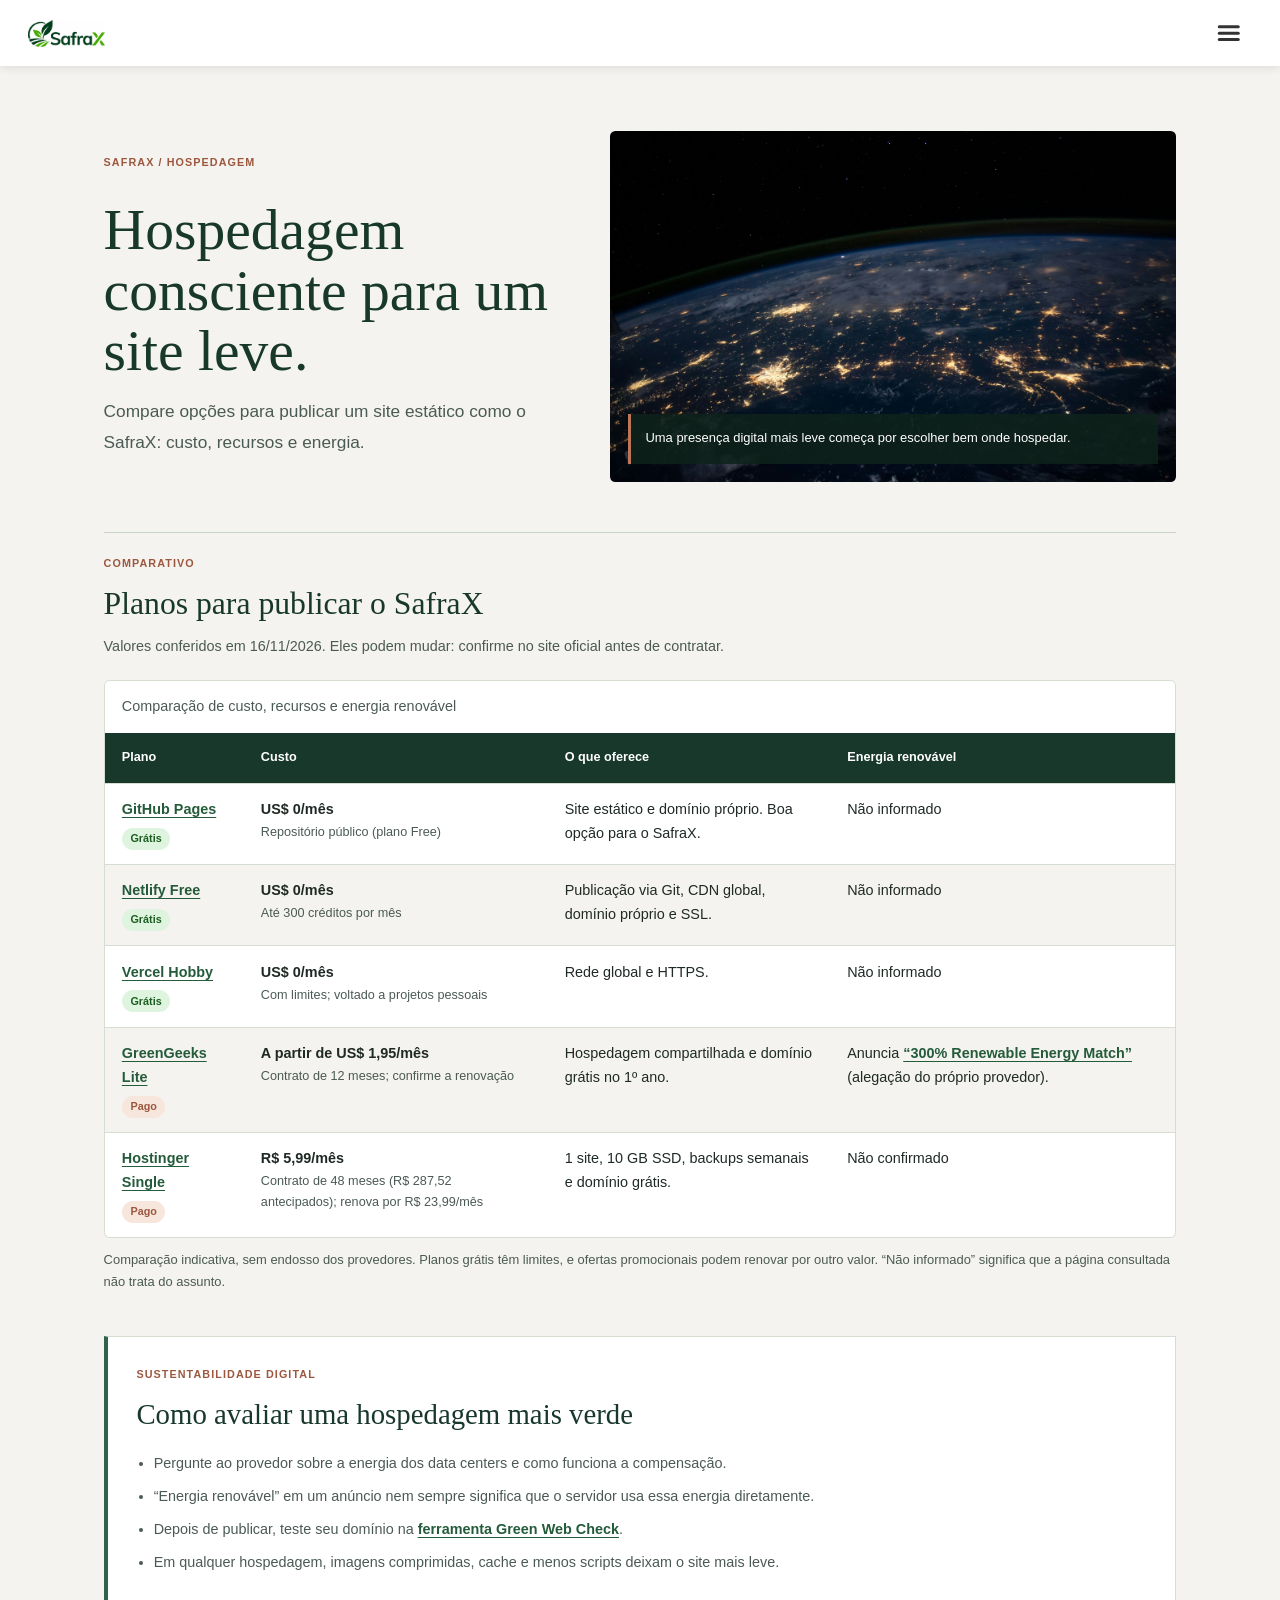
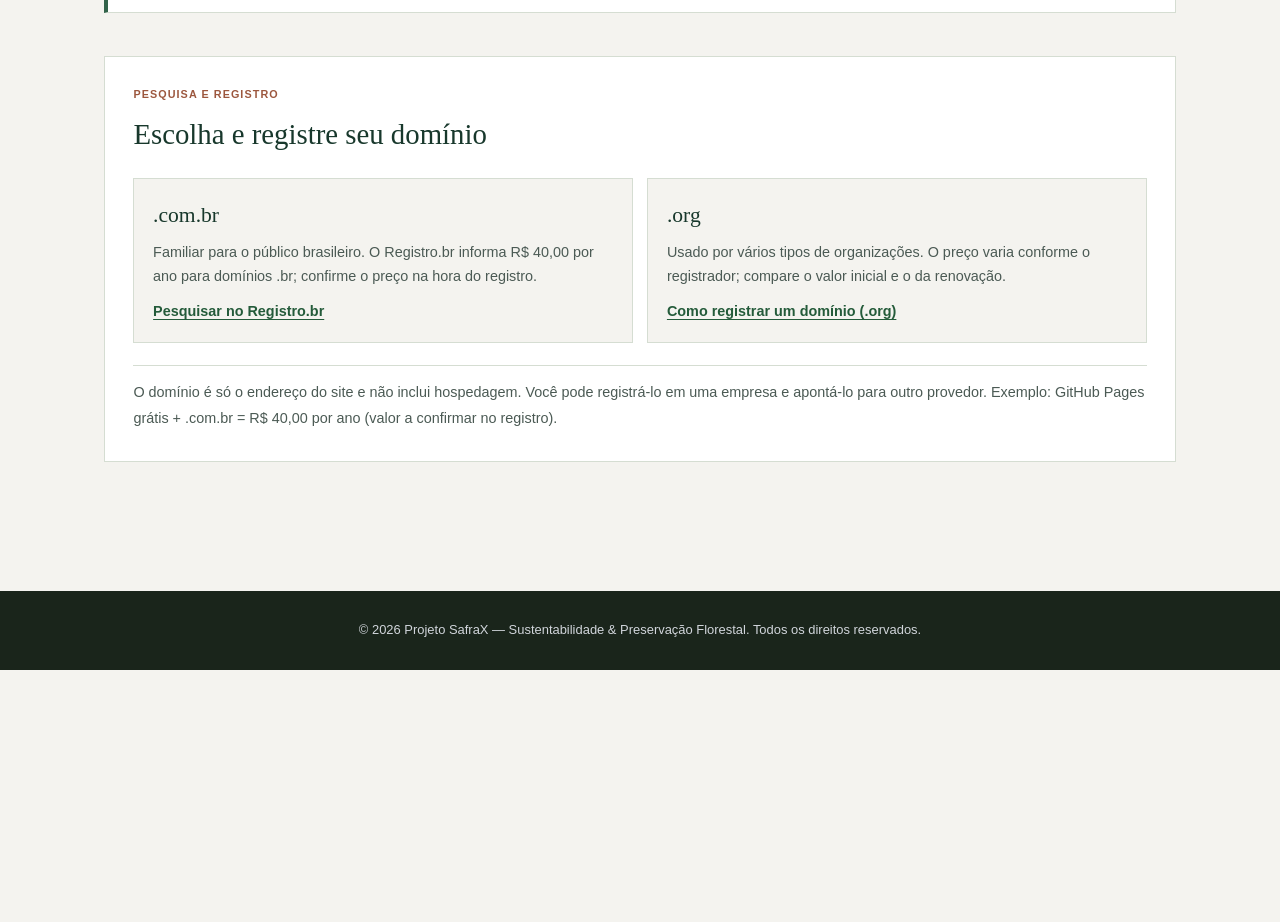
<file: html/orcamento_hospedagem.html>
<!DOCTYPE html>
<html lang="pt-BR">
<head>
    <meta charset="UTF-8">
    <meta name="viewport" content="width=device-width, initial-scale=1.0">
    <meta name="description" content="Opções de hospedagem, manutenção e suporte para o projeto SafraX.">
    <title>Hospedagem — SafraX</title>
    <link rel="stylesheet" href="../css/principal.css">
    <script src="../js/script.js" defer></script>
</head>
<body class="hospedagem-pagina">
    <header>
        <nav class="navbar">
            <a href="index.html" class="logo">
                <img src="../img/SafraX-1-transparent.png" alt="SafraX Meio Ambiente">
            </a>

            <button class="hamburger" id="hamburger" type="button" aria-label="Abrir menu" aria-controls="nav-menu" aria-expanded="false">
                <span></span>
                <span></span>
                <span></span>
            </button>

            <ul class="nav-menu" id="nav-menu">
                <li><a href="index.html" class="nav-link">Início</a></li>
                <li><a href="galeria.html" class="nav-link">Galeria</a></li>
                <li><a href="sobre.html" class="nav-link">Sobre</a></li>
                <li><a href="projetos.html" class="nav-link">Projetos</a></li>
                <li><a href="impacto.html" class="nav-link">Impacto</a></li>
                <li><a href="acessibilidade.html" class="nav-link">Acessibilidade</a></li>
                <li><a href="midia.html" class="nav-link">Mídia</a></li>
                <li><a href="noticias.html" class="nav-link">Notícias</a></li>
                <li><a href="contato.html" class="nav-link">Contato</a></li>
                <li><a href="orcamento_hospedagem.html" class="nav-link ativo" aria-current="page">Hospedagem</a></li>
            </ul>
        </nav>
    </header>

    <main class="pagina-conteudo">

        <!-- 1. CAPA -->
        <section class="hero">
            <div>
                <p class="rotulo">SafraX / hospedagem</p>
                <h1>Hospedagem consciente para um site leve.</h1>
                <p>Compare opções para publicar um site estático como o SafraX: custo, recursos e energia.</p>
            </div>
            <figure class="hospedagem-visual">
                <img src="../img/hosting-network.jpg" alt="A Terra vista do espaço com cidades iluminadas à noite" fetchpriority="high">
                <figcaption>Uma presença digital mais leve começa por escolher bem onde hospedar.</figcaption>
            </figure>
        </section>

        <!-- 2. TABELA DE PLANOS -->
        <div class="secao-cabecalho">
            <p class="rotulo">Comparativo</p>
            <h2>Planos para publicar o SafraX</h2>
            <p>Valores conferidos em 16/11/2026. Eles podem mudar: confirme no site oficial antes de contratar.</p>
        </div>

        <div class="provedor-tabela-area" role="region" aria-label="Comparação de provedores de hospedagem" tabindex="0">
            <table class="provedor-tabela">
                <caption>Comparação de custo, recursos e energia renovável</caption>
                <thead>
                    <tr>
                        <th scope="col">Plano</th>
                        <th scope="col">Custo</th>
                        <th scope="col">O que oferece</th>
                        <th scope="col">Energia renovável</th>
                    </tr>
                </thead>
                <tbody>
                    <tr>
                        <th scope="row">
                            <a href="https://docs.github.com/en/pages/getting-started-with-github-pages/what-is-github-pages" target="_blank" rel="noopener noreferrer">GitHub Pages</a>
                            <span class="plano-tag plano-gratis">Grátis</span>
                        </th>
                        <td><strong>US$ 0/mês</strong><span class="detalhe">Repositório público (plano Free)</span></td>
                        <td>Site estático e domínio próprio. Boa opção para o SafraX.</td>
                        <td>Não informado</td>
                    </tr>
                    <tr>
                        <th scope="row">
                            <a href="https://www.netlify.com/pricing/" target="_blank" rel="noopener noreferrer">Netlify Free</a>
                            <span class="plano-tag plano-gratis">Grátis</span>
                        </th>
                        <td><strong>US$ 0/mês</strong><span class="detalhe">Até 300 créditos por mês</span></td>
                        <td>Publicação via Git, CDN global, domínio próprio e SSL.</td>
                        <td>Não informado</td>
                    </tr>
                    <tr>
                        <th scope="row">
                            <a href="https://vercel.com/pricing" target="_blank" rel="noopener noreferrer">Vercel Hobby</a>
                            <span class="plano-tag plano-gratis">Grátis</span>
                        </th>
                        <td><strong>US$ 0/mês</strong><span class="detalhe">Com limites; voltado a projetos pessoais</span></td>
                        <td>Rede global e HTTPS.</td>
                        <td>Não informado</td>
                    </tr>
                    <tr>
                        <th scope="row">
                            <a href="https://www.greengeeks.com/shared-hosting/" target="_blank" rel="noopener noreferrer">GreenGeeks Lite</a>
                            <span class="plano-tag plano-pago">Pago</span>
                        </th>
                        <td><strong>A partir de US$ 1,95/mês</strong><span class="detalhe">Contrato de 12 meses; confirme a renovação</span></td>
                        <td>Hospedagem compartilhada e domínio grátis no 1º ano.</td>
                        <td>Anuncia <a href="https://www.greengeeks.com/" target="_blank" rel="noopener noreferrer">“300% Renewable Energy Match”</a> (alegação do próprio provedor).</td>
                    </tr>
                    <tr>
                        <th scope="row">
                            <a href="https://www.hostinger.com/br/hospedagem-de-sites" target="_blank" rel="noopener noreferrer">Hostinger Single</a>
                            <span class="plano-tag plano-pago">Pago</span>
                        </th>
                        <td><strong>R$ 5,99/mês</strong><span class="detalhe">Contrato de 48 meses (R$ 287,52 antecipados); renova por R$ 23,99/mês</span></td>
                        <td>1 site, 10 GB SSD, backups semanais e domínio grátis.</td>
                        <td>Não confirmado</td>
                    </tr>
                </tbody>
            </table>
        </div>

        <p class="provedor-nota">Comparação indicativa, sem endosso dos provedores. Planos grátis têm limites, e ofertas promocionais podem renovar por outro valor. “Não informado” significa que a página consultada não trata do assunto.</p>

        <!-- 3. HOSPEDAGEM MAIS VERDE -->
        <section class="verde-hospedagem" aria-labelledby="green-hosting-title">
            <p class="rotulo">Sustentabilidade digital</p>
            <h2 id="green-hosting-title">Como avaliar uma hospedagem mais verde</h2>
            <ul>
                <li>Pergunte ao provedor sobre a energia dos data centers e como funciona a compensação.</li>
                <li>“Energia renovável” em um anúncio nem sempre significa que o servidor usa essa energia diretamente.</li>
                <li>Depois de publicar, teste seu domínio na <a href="https://www.thegreenwebfoundation.org/green-web-check/" target="_blank" rel="noopener noreferrer">ferramenta Green Web Check</a>.</li>
                <li>Em qualquer hospedagem, imagens comprimidas, cache e menos scripts deixam o site mais leve.</li>
            </ul>
        </section>

        <!-- 4. DOMÍNIO -->
        <section class="dominio-guia" aria-labelledby="domain-guide-title">
            <p class="rotulo">Pesquisa e registro</p>
            <h2 id="domain-guide-title">Escolha e registre seu domínio</h2>
            <div class="dominio-opcoes">
                <article>
                    <h3>.com.br</h3>
                    <p>Familiar para o público brasileiro. O Registro.br informa R$ 40,00 por ano para domínios .br; confirme o preço na hora do registro.</p>
                    <a href="https://registro.br/" target="_blank" rel="noopener noreferrer">Pesquisar no Registro.br</a>
                </article>
                <article>
                    <h3>.org</h3>
                    <p>Usado por vários tipos de organizações. O preço varia conforme o registrador; compare o valor inicial e o da renovação.</p>
                    <a href="https://www.icann.org/resources/pages/register-domain-name-2017-06-20-en" target="_blank" rel="noopener noreferrer">Como registrar um domínio (.org)</a>
                </article>
            </div>
            <p>O domínio é só o endereço do site e não inclui hospedagem. Você pode registrá-lo em uma empresa e apontá-lo para outro provedor. Exemplo: GitHub Pages grátis + .com.br = R$ 40,00 por ano (valor a confirmar no registro).</p>
        </section>
    </main>

    <footer>
        <p>&copy; 2026 Projeto SafraX — Sustentabilidade &amp; Preservação Florestal. Todos os direitos reservados.</p>
    </footer>
</body>
</html>
</file>
<file: css/principal.css>
/* Estilos compartilhados pelo site: navegação, conteúdo e componentes gerais. */
@import url(header.css);
@import url(main.css);
@import url(cards.css);
@import url(info.css);
@import url(footer.css);

/* Estilos específicos de cada página; veja seus seletores nos arquivos importados. */
@import url(acessibilidade.css);
@import url(contato.css);
@import url(galeria.css);
@import url(hospedagem.css);
@import url(impacto.css);
@import url(midia.css);
@import url(sobre.css);
@import url(tree-growth.css);
@import url(alto-contraste.css);

/* Reset comum para manter medidas e espacamentos. */
* {
    margin: 0;
    padding: 0;
    box-sizing: border-box;
}

body {
    font-family: var(--font-main);
    color: var(--text-color);
    background-color: #fafafa;
    line-height: 1.6;
}

html {
    zoom: 0.9;
}

/* Variaveis globais: cores, fontes, larguras e alturas das capas. */
:root {
    --primary-color: #2e7d32;
    --primary-dark: #1b5e20;
    --secondary-color: #a5d6a7;
    --text-color: #333333;
    --light-bg: #f4f6f4;
    --white: #ffffff;
    --font-main: 'Segoe UI', Tahoma, Geneva, Verdana, sans-serif;
    --max-width: 1200px;
    --gallery-ink: #18382c;
    --gallery-leaf: #32634a;
    --gallery-paper: #f4f3ec;
    --gallery-clay: #bd7658;
    --about-ink: #18382c;
    --about-leaf: #32634a;
    --about-paper: #f4f3ec;
    --about-clay: #bd7658;
}

/* Regras responsivas consolidadas das paginas. */
/* Altura base das capas, ajustada nos breakpoints abaixo. */
:root {
    --page-cover-height: 560px;
}

/* Reduz o titulo da capa em telas menores. */
@media (max-width: 900px) {
    .hero h1 {
        font-size: 2rem;
    }
}

/* Capas ficam mais baixas conforme a tela diminui. */
@media (max-width: 850px) {
    :root {
        --page-cover-height: 520px;
    }
}

@media (max-width: 600px) {
    :root {
        --page-cover-height: 500px;
    }
}

@media (max-width: 800px) {
    .impacto-capa {
        min-height: var(--page-cover-height);
        padding: 4rem 1.25rem;
    }

    .impacto-pagina .impacto-capa::before {
        background-position: 58% center;
    }

    .impacto-capa h1 {
        font-size: 3.2rem;
    }

    .impacto-capa-conteudo > p:not(.impacto-rotulo) {
        font-size: 1rem;
    }

    .impacto-capa-indice {
        right: 1.25rem;
        bottom: 1rem;
    }

    .impacto-visao-geral,
    .impacto-cartoes,
    .impacto-dados,
    .impacto-resposta,
    .impacto-causas-solucoes {
        padding-right: 1.25rem;
        padding-left: 1.25rem;
    }

    .impacto-visao-geral {
        grid-template-columns: 1fr;
        gap: 1rem;
        padding-top: 3.5rem;
    }

    .impacto-causas-solucoes {
        grid-template-columns: 1fr;
        padding-bottom: 1.25rem;
    }

    .impacto-visao-geral > .impacto-secao-rotulo {
        padding-top: 0;
    }

    .impacto-visao-geral-texto h2,
    .impacto-resposta-cabecalho h2 {
        font-size: 2.25rem;
    }

    .impacto-cartoes {
        grid-template-columns: 1fr;
        gap: .8rem;
        padding-bottom: 4rem;
    }

    .impacto-dados-cartoes {
        grid-template-columns: 1fr;
        gap: .8rem;
    }

    .impacto-dados {
        padding-bottom: 4rem;
    }

    .impacto-cartao {
        padding: 1rem .2rem 1.2rem;
        border-bottom: 0;
    }

    .impacto-cartao:last-child {
        border-bottom: 1px solid #c9cfc5;
    }

    .impacto-cartao-indice {
        margin-bottom: .8rem;
    }

    .impacto-resposta {
        grid-template-columns: 1fr;
        gap: 2rem;
        padding-top: 4rem;
        padding-bottom: 5rem;
    }
}

/* Tablet: empilha origem e princípios e reduz os espaços entre colunas. */
@media (max-width: 850px) {
    .sobre-origem {
        grid-template-columns: 1fr;
        gap: 1.2rem;
        padding-top: 5rem;
        padding-bottom: 5rem;
    }

    .sobre-origem > .sobre-secao-marcador {
        padding-top: 0;
    }

    .sobre-tese {
        grid-column: 1;
    }

    .sobre-principios {
        grid-template-columns: 1fr;
        gap: 2.5rem;
    }

    .sobre-perspectiva {
        gap: 2.5rem;
    }
}

/* Celular: uma coluna, tipografia menor e espaçamentos mais compactos. */
@media (max-width: 600px) {
    .sobre-capa {
        padding: 3rem 1.25rem;
    }

    .sobre-capa-imagem {
        object-position: 62% center;
    }

    .sobre-capa h1 {
        font-size: 5rem;
    }

    .sobre-capa-resumo {
        font-size: 1.45rem;
    }

    .sobre-capa-nota {
        right: 1.25rem;
        bottom: 1rem;
    }

    .sobre-origem {
        padding: 4rem 1.25rem;
    }

    .sobre-origem-texto h2 {
        margin-bottom: 1.3rem;
        font-size: 2.35rem;
    }

    .sobre-origem-detalhe {
        grid-template-columns: 1fr;
        gap: 1rem;
    }

    .sobre-tese {
        margin-top: 1.5rem;
        font-size: 1.3rem;
    }

    .sobre-principios {
        gap: 2rem;
        padding: 4rem 1.25rem;
    }

    .sobre-principios-cabecalho h2 {
        font-size: 2.8rem;
    }

    .sobre-principio {
        grid-template-columns: 28px minmax(0, 1fr);
        gap: .8rem;
    }

    .sobre-principio-palavra {
        grid-column: 2;
        grid-row: 2;
        text-align: left;
    }

    .sobre-perspectiva {
        grid-template-columns: 1fr;
        padding: 4rem 1.25rem;
    }

    .sobre-perspectiva-imagem {
        width: calc(100% - .8rem);
    }

    .sobre-perspectiva-imagem img {
        aspect-ratio: 4 / 3;
    }

    .sobre-perspectiva-imagem span {
        right: -.8rem;
        font-size: 1rem;
    }

    .sobre-perspectiva-texto h2,
    .sobre-contato h2 {
        font-size: 2.35rem;
    }

    .sobre-contato {
        padding: 3.5rem 1.25rem;
    }
}

@media (hover: hover) {
    body.midia-pagina .capa-figura:hover img,
    body.midia-pagina .reportagem-cartao:hover img { transform: scale(1.045); }

    body.midia-pagina .reportagem-cartao:hover {
        transform: translateY(-4px);
        border-color: #9fb6a2;
        box-shadow: 0 12px 26px rgba(24, 56, 44, .12);
    }
}

/* Reduz colunas e espaçamentos em telas menores. */
@media (max-width: 850px) {
    body.midia-pagina .pagina-conteudo { padding: 2.5rem 1rem 3.5rem; }

    body.midia-pagina .hero {
        grid-template-columns: 1fr;
        gap: 1.5rem;
        margin-bottom: 3rem;
    }

    body.midia-pagina .capa-figura {
        aspect-ratio: 16 / 9;
        max-height: 360px;
    }

    body.midia-pagina .reportagem-grade { grid-template-columns: repeat(2, minmax(0, 1fr)); }
}

/* No celular, reportagens aparecem em uma coluna. */
@media (max-width: 600px) {
    body.midia-pagina .hero h1 { font-size: 2.8rem; }
    body.midia-pagina .secao-cabecalho h2 { font-size: 1.8rem; }
    body.midia-pagina .reportagem-grade { grid-template-columns: 1fr; gap: 1rem; }
}

/* Desativa animacoes quando o movimento reduzido e preferido. */
@media (prefers-reduced-motion: reduce) {
    *,
    *::before,
    *::after {
        animation-duration: .01ms !important;
        animation-iteration-count: 1 !important;
        scroll-behavior: auto !important;
        transition-duration: .01ms !important;
    }
}

@media (hover: hover) {
    body.acessibilidade-pagina .capa-visual:hover img {
        transform: scale(1.04);
    }
}

/* No tablet, o texto e os cards passam para colunas mais estreitas. */
@media (max-width: 850px) {
    .inicio-pagina .inicio-introducao {
        grid-template-columns: 1fr;
        gap: 1rem;
    }

    .inicio-pagina .inicio-cartoes {
        grid-template-columns: repeat(2, minmax(0, 1fr));
    }
}

/* No celular, capa, cards e chamada final usam uma coluna. */
@media (max-width: 600px) {
    .inicio-pagina .inicio-capa {
        min-height: var(--page-cover-height);
        padding: 4rem 1.25rem;
    }

    .inicio-pagina .inicio-capa::before {
        background-position: 58% center;
    }

    .inicio-pagina .inicio-capa h1 {
        font-size: 4rem;
    }

    .inicio-pagina .inicio-capa .inicio-resumo {
        font-size: 1rem;
    }

    .inicio-pagina .inicio-principal {
        padding: 3rem 1.25rem 4rem;
    }

    .inicio-pagina .inicio-introducao h2 {
        font-size: 2rem;
    }

    .inicio-pagina .inicio-cartoes {
        grid-template-columns: 1fr;
    }

    .inicio-pagina .inicio-chamada {
        align-items: flex-start;
        padding: 1.5rem;
    }

    .inicio-pagina .inicio-chamada .informacao-texto {
        flex-basis: 100%;
    }

    .inicio-pagina .inicio-chamada h2 {
        font-size: 1.7rem;
    }
}

@media (hover: hover) {
    body.hospedagem-pagina .hospedagem-visual:hover img { transform: scale(1.04); }
}

/* Em telas menores, empilha a apresentacao; a tabela pode rolar horizontalmente. */
@media (max-width: 850px) {
    body.hospedagem-pagina .pagina-conteudo { padding: 2.5rem 1rem 3.5rem; }

    body.hospedagem-pagina .hero {
        grid-template-columns: 1fr;
        gap: 1.5rem;
        margin-bottom: 3rem;
    }

    body.hospedagem-pagina .hospedagem-visual { height: 320px; }
}

/* Em celulares, reduz a apresentacao e os titulos. */
@media (max-width: 600px) {
    body.hospedagem-pagina .hero h1 { font-size: 2.8rem; }
    body.hospedagem-pagina .hospedagem-visual { height: 250px; }
    body.hospedagem-pagina .secao-titulo h2 { font-size: 1.8rem; }
}

/* Respeita a preferencia de movimento reduzido do sistema. */
@media (prefers-reduced-motion: reduce) {
    *,
    *::before,
    *::after {
        animation-duration: .01ms !important;
        animation-iteration-count: 1 !important;
        scroll-behavior: auto !important;
        transition-duration: .01ms !important;
    }
}

/* Em telas menores, os links abrem em uma lista vertical. */
@media (max-width: 1350px) {
    .hamburger {
        display: flex;
    }

    .nav-menu {
        position: absolute;
        top: 100%;
        left: 0;
        display: none;
        flex-direction: column;
        width: 100%;
        padding: 1rem 0;
        background: var(--white);
        box-shadow: 0 4px 6px rgba(0, 0, 0, 0.1);
    }

    .nav-menu.ativo {
        display: flex;
    }

    .nav-menu li,
    .nav-link {
        width: 100%;
        text-align: center;
    }
}

/* Em tablet e celular, reduz colunas e compacta os controles. */
@media (max-width: 800px) {
  .galeria-capa {
    min-height: var(--page-cover-height);
    padding: 4rem 1.5rem;
  }

  .galeria-pagina .galeria-capa::before {
    background-position: 58% center;
  }

  .galeria-cabecalho {
    align-items: start;
    flex-direction: column;
    gap: .8rem;
  }

  .galeria-cabecalho > p {
    max-width: 560px;
  }

  .galeria-grade {
    grid-template-columns: repeat(2, minmax(0, 1fr));
    gap: 1.25rem;
  }
}

/* Mantem imagens e filtros utilizaveis em telas pequenas. */
@media (max-width: 560px) {
  .galeria-capa {
    min-height: var(--page-cover-height);
    padding: 3.5rem 1.25rem;
  }

  .galeria-capa h1 {
    font-size: 2.8rem;
  }

  .galeria-capa-conteudo > p:not(.galeria-rotulo) {
    font-size: 1rem;
  }

  .galeria-capa-indice {
    right: 1.25rem;
    bottom: 1rem;
  }

  .galeria-colecao {
    padding: 3.5rem 1.25rem 4rem;
  }

  .galeria-cabecalho h2 {
    font-size: 2rem;
  }

  .galeria-ferramentas {
    align-items: start;
    flex-direction: column;
  }

  .galeria-filtros {
    gap: .3rem;
  }

  .galeria-filtro {
    padding: .45rem .65rem;
    font-size: .82rem;
  }

  .galeria-grade {
    grid-template-columns: 1fr;
    gap: 1.5rem;
  }

  .galeria-abrir-rotulo {
    opacity: 1;
    transform: none;
  }
}

/* Reorganiza paineis e campos em telas estreitas. */
@media (max-width: 980px) {
    .contato-estrutura,
    .formulario-linha {
        grid-template-columns: 1fr;
    }

    .equipe-grade {
        grid-template-columns: repeat(2, minmax(0, 1fr));
    }
}

/* Evita transicoes de formulario para quem prefere menos movimento. */
@media (prefers-reduced-motion: reduce) {
    .contato-formulario input,
    .contato-formulario select,
    .contato-formulario textarea,
    .btn {
        transition: none;
    }
}

/* Ajusta o layout para telas menores e empilha o conteudo. */
@media (max-width: 850px) {
    body.acessibilidade-pagina .pagina-conteudo { padding: 2.5rem 1rem 3.5rem; }

    body.acessibilidade-pagina .hero {
        grid-template-columns: 1fr;
        gap: 1.5rem;
    }

    body.acessibilidade-pagina .capa-visual { height: 300px; }
    body.acessibilidade-pagina .grade { grid-template-columns: 1fr; }

    body.acessibilidade-pagina .cartao,
    body.acessibilidade-pagina .cartao:nth-child(odd),
    body.acessibilidade-pagina .cartao:nth-child(even) {
        padding: 1.25rem 0;
        border-left: 0;
    }
}

/* Reduz titulos e espacamentos em celulares. */
@media (max-width: 600px) {
    body.acessibilidade-pagina .hero h1 { font-size: 2.8rem; }
    body.acessibilidade-pagina .capa-visual { height: 250px; }
    body.acessibilidade-pagina .principios { padding: 1.4rem; }
    body.acessibilidade-pagina .principios-titulo { font-size: 2rem; }
    .equipe-grade { grid-template-columns: 1fr; }
}
</file>
